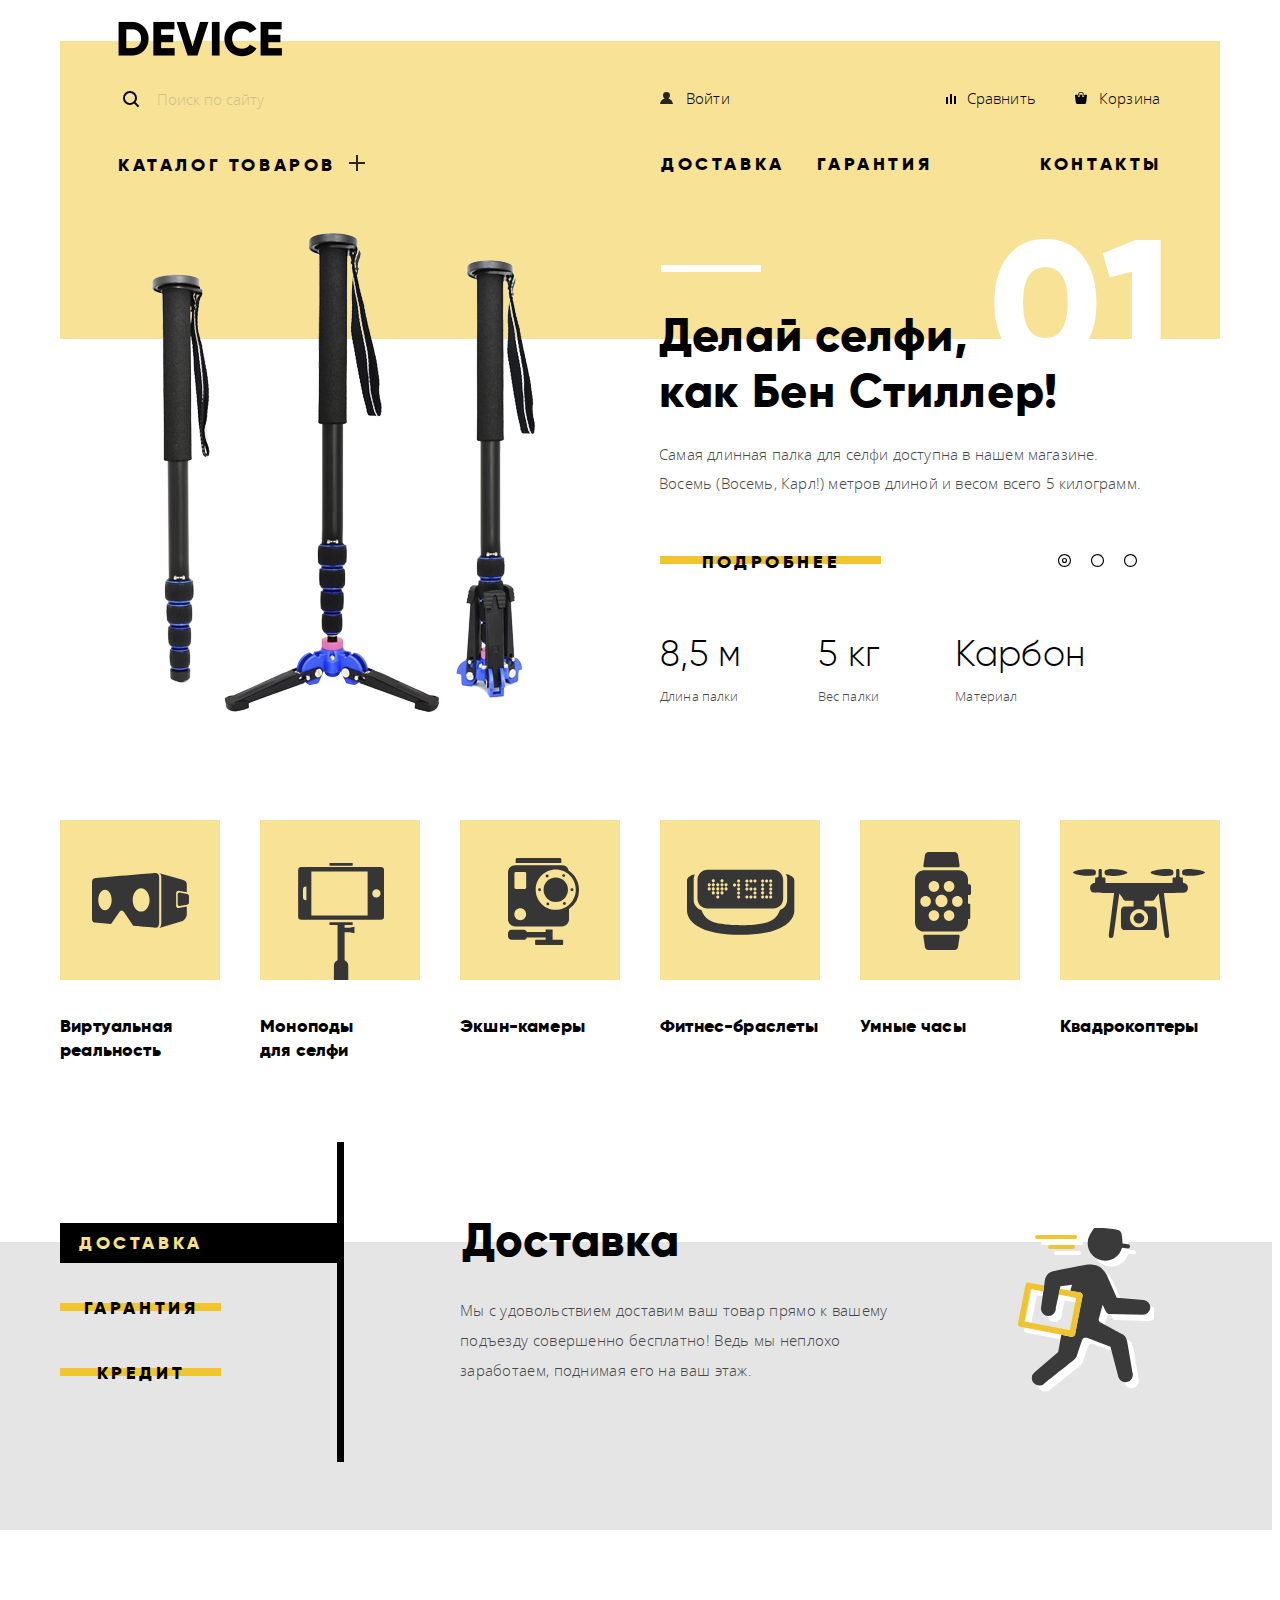
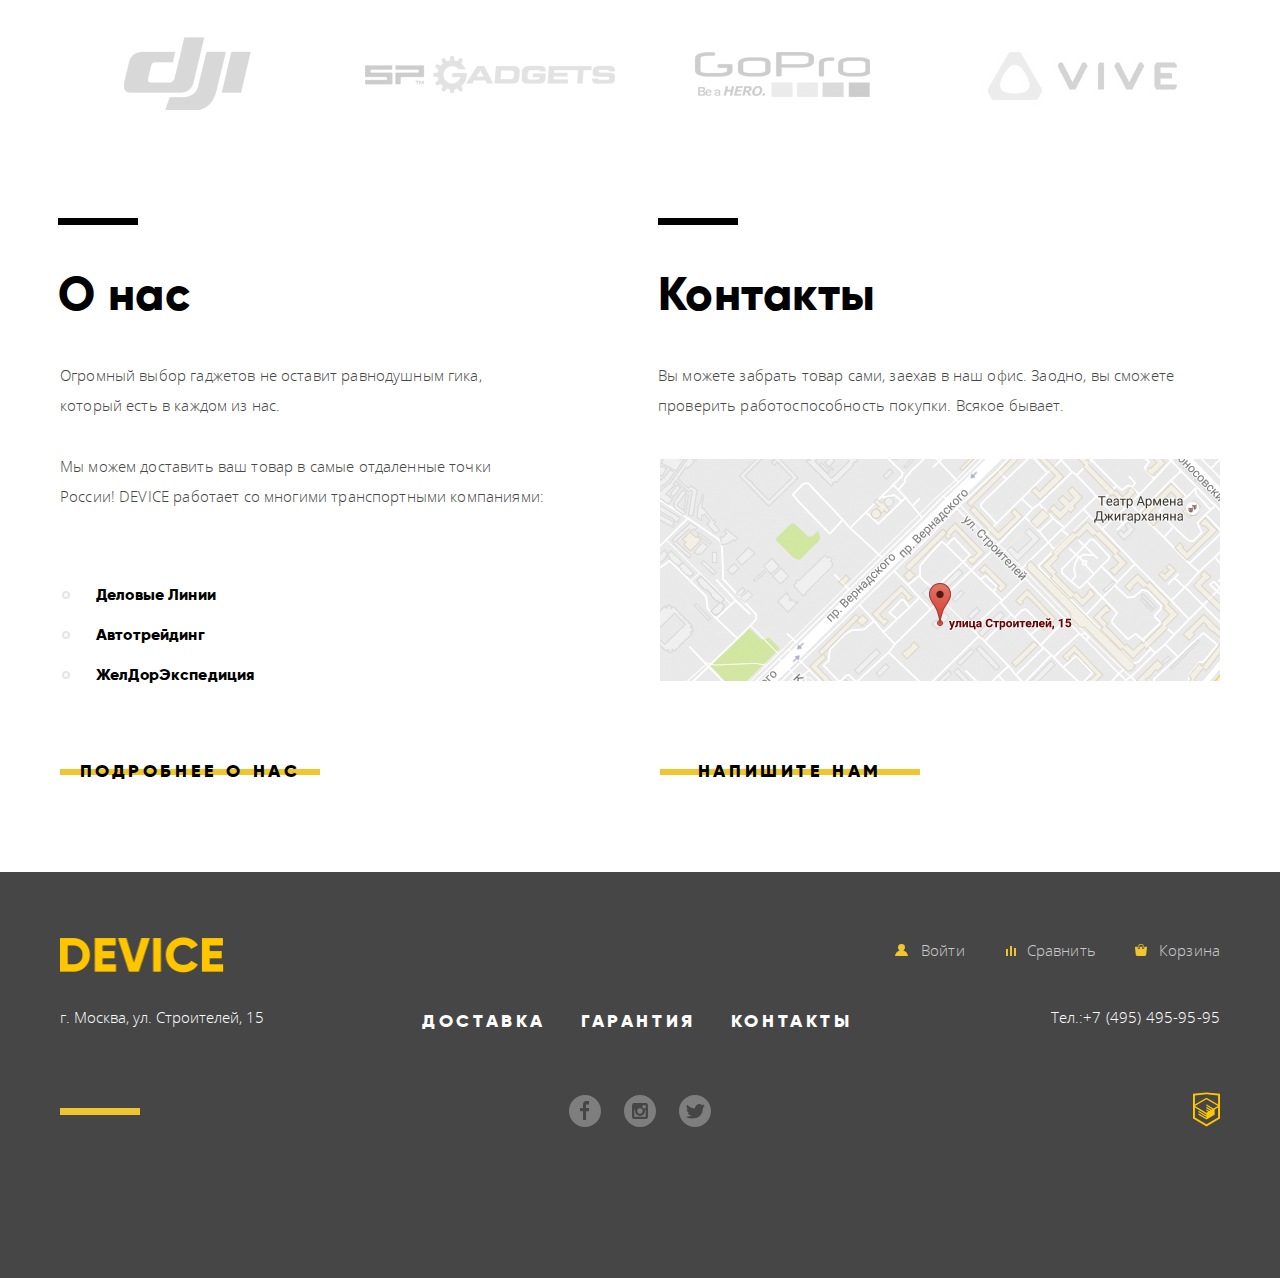
<file: index.html>
<!DOCTYPE html>
<html lang="ru">
  <head>
    <meta charset="utf-8">
    <title>Главная страница | Магазин для гиков Device</title>
    <link href="css/normalize.min.css" rel="stylesheet">
    <link href="css/style.min.css" rel="stylesheet">
  </head>
  <body class="page">
    <header class="header page__container">
      <nav class="navigation header__navigation header__navigation--color-yellow">
        <a class="header__logo">
          <img src="img/logo.png" width="164" height="36" alt="Логотип магазина Device">
        </a>
        <div class="row header__first-row">
          <form class="searching-form" action="https://echo.htmlacademy.ru" method="get">
            <p class="searching-form__content">
              <label class="hidden" for="search">Форма поиска по сайту</label> 
              <input class="searching-form__input searching-form__input--color-yellow" id="search" type="text" name="search" placeholder="Поиск по сайту">  
              <button class="button searching-form__button searching-form__button--yellow" type="submit">Найти</button> 
            </p> 
          </form>
          <ul class="user-navigation header__user-navigation">
            <li class="user-navigation__item user-navigation__item--login-link user-navigation__item--login-link-black">
              <a class="link user-navigation__link" href="#">Войти</a>
            </li>
            <li class="user-navigation__item user-navigation__item--compare-link user-navigation__item--compare-link-black">
              <a class="link user-navigation__link" href="#">Сравнить</a>
            </li>
            <li class="user-navigation__item user-navigation__item--basket-link user-navigation__item--basket-link-black">
              <a class="link user-navigation__link" href="#">Корзина</a>
            </li>
          </ul>
        </div>
        <ul class="site-navigation">
          <li class="site-navigation__catalog">
            <a class="link site-navigation__link--style" href="#">Каталог товаров
              <svg xmlns="http://www.w3.org/2000/svg" width="22" height="22" viewBox="-4 -6 22 22">
                <path fill="#272525" d="M16 7H9V0H7v7H0v2h7v7h2V9h7z"/>
              </svg>
            </a>
            <ul class="dropdown-menu site-navigation__dropdown-menu">
              <li class="dropdown-menu__item dropdown-menu__item--width-large">
                <a class="link dropdown-menu__link dropdown-menu__link--active" href="#">Виртуальная реальность</a>
              </li>
              <li class="dropdown-menu__item">
                <a class="link dropdown-menu__link dropdown-menu__link--active" href="catalog.html">Моноподы для селфи</a>
              </li>
              <li class="dropdown-menu__item">
                <a class="link dropdown-menu__link dropdown-menu__link--active" href="#">Экшн-камеры</a>
              </li>
              <li class="dropdown-menu__item">
                <a class="link dropdown-menu__link dropdown-menu__link--active" href="#">Фитнес браслеты</a>
              </li>
              <li class="dropdown-menu__item dropdown-menu__item--height-large">
                <a class="link dropdown-menu__link dropdown-menu__link--active" href="#">Умные часы</a>
              </li>
              <li class="dropdown-menu__item">
                <a class="link dropdown-menu__link dropdown-menu__link--active" href="#">Квадрокоптеры</a>
              </li>
            </ul>
          </li>
          <li class="site-navigation__delivery">
            <a class="link site-navigation__link--style" href="#">Доставка</a>
          </li>
          <li class="site-navigation__guaranty">
            <a class="link site-navigation__link--style" href="#">Гарантия</a>
          </li>
          <li class="site-navigation__contacts">
            <a class="link site-navigation__link--style" href="#">Контакты</a>
          </li>
        </ul>
      </nav>
    </header>
<!--Header end-->
    <main class="main-content page__container">
      <h1 class="hidden">Магазин гаджетов Device</h1>
<!--Slider-->
      <section class="slider page__container">
        <h2 class="hidden">Промо-товары</h2>
        <input class="hidden slider-btn-1" id="slider_btn_1" type="radio" name="slider_btn" checked>
        <input class="hidden slider-btn-2" id="slider_btn_2" type="radio" name="slider_btn">
        <input class="hidden slider-btn-3" id="slider_btn_3" type="radio" name="slider_btn">
        <div class="slider-btn-list">
          <label class="slider-btn slider-btn-1" for="slider_btn_1"></label>
          <label class="slider-btn slider-btn-2" for="slider_btn_2"></label>
          <label class="slider-btn slider-btn-3" for="slider_btn_3"></label>
        </div>
        <div class="slider-list">
          <div class="slider-item slider-item-monopods">
            <img class="slider-item-monopods__img" src="img/slider-monopods.png" width="384" height="486" alt="Монопод">
            <div class="slider-wrapper">
              <span class="slider-number">01</span>
              <p class="slider-title">Делай селфи,<br> как Бен Стиллер!</p>
              <p class="slider-text">Самая длинная палка для селфи доступна в нашем магазине.</p>
              <p class="slider-text">Восемь (Восемь, Карл!) метров длиной и весом всего 5 килограмм.</p>
              <a class="button button-promo button--yellow" href="#">Подробнее</a>
              <table class="slider-table">
                <tr class="slider-table__value">
                  <td>8,5 м</td>
                  <td class="slider-tabel__cell">5 кг</td>
                  <td class="slider-tabel__cell">Карбон</td>
                </tr>
                <tr class="slider-table__property">
                  <td class="slider-tabel__cell--tall">Длина палки</td>
                  <td class="slider-tabel__cell slider-tabel__cell--tall">Вес палки</td>
                  <td class="slider-tabel__cell slider-tabel__cell--tall">Материал</td>
                </tr>
              </table>
            </div>
          </div>
          <div class="slider-item slider-item-bracelets">
            <img class="slider-item-bracelets__img" src="img/slider-bracelet.png" width="345" height="485" alt="Фитнес браслет">
            <div class="slider-wrapper slider-item-bracelets__slider-wrapper">
              <span class="slider-number slider-item-bracelets__slider-number">02</span>
              <p class="slider-title">Худеем<br> правильно!</p>
              <p class="slider-text slider-text--width-s">Мотивирующие фитнес-браслеты помогут найти в себе силы не пропускать занятия и соблюдать диету.</p>
              <a class="button button-promo" href="#">Подробнее</a>
              <table class="slider-table slider-item-bracelets__slider-table">
                <tr class="slider-table__value">
                  <td>48 часов</td>
                </tr>
                <tr class="slider-table__property">
                  <td>Без подзарядки</td>
                </tr>
              </table>
            </div>
          </div>
          <div class="slider-item slider-item-quadcopter">
            <img class="slider-item-quadcopter__img" src="img/slider-quadcopter.png" width="526" height="334" alt="Квадрокоптер">
            <div class="slider-wrapper slider-item-quadcopter__slider-wrapper">
              <span class="slider-number slider-item-quadcopter__slider-number">03</span>
              <p class="slider-title slide-title--lg">Порхает как бабочка, жалит как пчела!</p>
              <p class="slider-text slider-text--width-sm">Этот обычный, на первый взгляд, квадрокоптер оснащен мощным лазером, замаскированным под стандартную камеру.</p>
              <a class="button button-yellow button-promo" href="#">Подробнее</a>
              <table class="slider-table slider-item-quadcopter__slider-table">
                <tr class="slider-table__value">
                  <td>800 м</td>
                  <td class="slider-tabel__cell slider-tabel__cell--width-m">50 м</td>
                </tr>
                <tr class="slider-table__property">
                  <td class="slider-tabel__cell--tall" >Дальность полета</td>
                  <td class="slider-tabel__cell slider-tabel__cell--width-m slider-tabel__cell--tall">Радиус поражения</td>
                </tr>
              </table>
            </div>
          </div> 
        </div>
      </section>
<!--slider end-->
<!--goods category-->
   <section class="goods-category page__container">
        <h2 class="hidden">Категории товаров</h2>
        <ul class="goods-category-list">
          <li class="goods-category-list__item">
            <a class="link goods-category__link" href="#">
              <svg class="goods-category-list__img " xmlns="http://www.w3.org/2000/svg" viewBox="-32 -53 160 160"  width="160" height="160">
                <g fill="#363636">
                  <path d="M84.131 32.639V20.003c0-1.309 1.045-2.37 2.335-2.37l8.326 1.581V11.02c0-2.355-1.708-3.431-4.202-4.265L67.403.175c1.616 1.391 1.889 2.04 1.889 4.396V49.78c0 2.356-.45 4.066-1.967 5.21l23.265-7.065c2.401-.833 4.202-4.216 4.202-6.572V33.44l-8.326 1.567c-1.29.002-2.335-1.06-2.335-2.368z"/>
                  <path d="M95.129 20.979l-7.598-1.444c-1.008 0-1.824.829-1.824 1.851v9.868c0 1.023.816 1.852 1.824 1.852l7.598-1.431c1.154-.419 1.824-.829 1.824-1.852V22.83c0-1.022-.766-1.507-1.824-1.851zM67.17 4.483c0-5.08-4.232-4.459-4.232-4.459S5.832 4.738 2.838 5.145.001 9.532.001 9.532L0 45.812c0 3.743 2.599 3.753 2.599 3.753l16.477 1.403L27.212 39.3s1.109-1.828 2.505-1.828c1.397 0 2.432 1.861 2.432 1.861l9.061 13.521s18.895 1.909 22.521 1.909c3.626-.001 3.439-5.024 3.439-5.024V4.483zM12.982 37.192c-3.698 0-6.696-4.601-6.696-10.275s2.998-10.275 6.696-10.275c3.698 0 6.696 4.601 6.696 10.275s-2.998 10.275-6.696 10.275zm36.158 1.426c-4.662 0-8.441-5.239-8.441-11.701 0-6.463 3.78-11.702 8.441-11.702 4.662 0 8.442 5.239 8.442 11.702 0 6.462-3.78 11.701-8.442 11.701z"/>
                </g>
              </svg>
              <p class="goods-category-list__description">Виртуальная реальность</p>
            </a>
          </li>
          <li class="goods-category-list__item">
            <a class="link goods-category__link" href="#">
              <svg class="goods-category-list__img" xmlns="http://www.w3.org/2000/svg" width="160" height="160" viewBox="-38 -43 160 160">
                <g fill="#363636">
                  <path d="M82.821 4.011H3.33A3.188 3.188 0 0 0 .142 7.199v46.413a3.187 3.187 0 0 0 3.188 3.189h79.492a3.188 3.188 0 0 0 3.189-3.189V7.199a3.189 3.189 0 0 0-3.19-3.188zM8.392 37.236h-.226a3.19 3.19 0 0 1-3.189-3.189v-7.283a3.188 3.188 0 0 1 3.189-3.188h.226v13.66zm61.231 15.172H13.341V8.402h56.282v44.006zM78.4 34.552c-2.289 0-4.146-1.855-4.146-4.147s1.856-4.147 4.146-4.147a4.146 4.146 0 1 1 0 8.294zM31.497 0h23.157v2.758H31.497zM46.608 64.861v-2.973h8.046V59.13H31.498v2.758h8.045v35.246a6.068 6.068 0 0 0-3.635 5.559V117h14.335v-14.307a6.062 6.062 0 0 0-3.636-5.557v-27.99h4.796l5.051 1.213v-6.711l-5.051 1.213h-4.795z"/>
                </g>
              </svg>              
              <p class="goods-category-list__description">Моноподы для селфи</p>
            </a>
          </li>
          <li class="goods-category-list__item">
            <a class="link goods-category__link" href="#">
              <svg class="goods-category-list__img" xmlns="http://www.w3.org/2000/svg" width="160" height="160" viewBox="-48 -38 160 160">
                <g fill="#363636">
                  <path d="M53.349 1.49c0-.736-.578-1.49-1.311-1.49H9.053C8.32 0 7.672.754 7.672 1.49v3.522h45.676V1.49zM54.202 81.809h-9.597V71.426h-6.958v2.507H18.774c-.537-1.254-1.757-2.148-3.181-2.148H3.559C1.642 71.784 0 73.387 0 75.311v3.018c0 1.924 1.642 3.48 3.559 3.48h12.035c1.511 0 2.792-.896 3.269-2.326h18.785v2.326H28.13c-.533 0-1.01.437-1.01.972v3.172c0 .535.478 1.048 1.01 1.048h26.072c.533 0 .93-.513.93-1.048V82.78c0-.535-.397-.971-.93-.971zM60.666 12.39a7.037 7.037 0 0 0-6.771-5.05H7.148C3.25 7.34 0 10.449 0 14.361v46.9c0 3.912 3.25 7.121 7.148 7.121h46.747c3.898 0 7.126-3.209 7.126-7.121V50.915a23.228 23.228 0 0 0 10.001-19.164c-.001-8.079-4.132-15.181-10.356-19.361zM12.238 62.151c-3.259 0-5.901-2.65-5.901-5.921 0-3.27 2.642-5.922 5.901-5.922s5.902 2.652 5.902 5.922c0 3.271-2.643 5.921-5.902 5.921zm5.961-32.605a1.42 1.42 0 0 1-1.418 1.422h-8.94a1.42 1.42 0 0 1-1.418-1.422v-14.16a1.42 1.42 0 0 1 1.418-1.423h8.939a1.42 1.42 0 0 1 1.418 1.423v14.16zm29.563 22.312c-11.076 0-20.057-9.01-20.057-20.123s8.98-20.124 20.057-20.124c11.077 0 20.058 9.01 20.058 20.124s-8.981 20.123-20.058 20.123z"/>
                    <ellipse cx="47.762" cy="31.735" rx="12.188" ry="12.229"/><circle cx="31.562" cy="31.736" r="1.435"/>
                    <circle cx="63.963" cy="31.736" r="1.435"/>
                    <circle cx="39.109" cy="17.994" r="1.435"/>
                    <ellipse cx="56.415" cy="45.476" rx="1.43" ry="1.436"/>
                    <circle cx="55.697" cy="17.565" r="1.435"/>
                    <circle cx="39.828" cy="45.906" r="1.435"/>
                </g>
              </svg>
              <p class="goods-category-list__description">Экшн-камеры</p>
            </a>
          </li>
          <li class="goods-category-list__item">
            <a class="link goods-category__link" href="#">
              <svg class="goods-category-list__img" enable-background="new 0 0 107 65" height="160" viewBox="-27 -50 160 160" width="160" xmlns="http://www.w3.org/2000/svg">
                <g fill="#363636">
                  <path d="m98.967 4.074c.752 1.441 1.209 3.08 1.209 4.818v21.102c0 4.616-3.092 8.527-7.246 9.9-1.325 3.987-3.778 7.854-8.051 10.432-8.676 5.231-31.124 4.837-31.198 4.837-.078 0-22.513.395-31.189-4.837-4.216-2.545-6.708-6.347-8.042-10.279-4.418-1.209-7.756-5.251-7.756-10.053v-21.101c0-1.688.427-3.282 1.139-4.693-3.663.909-7.833 2.718-7.833 6.234v29.983c0 10.251 11.839 24.433 53.657 24.433 41.82 0 53.657-14.182 53.657-24.433 0-4.296 0-23.74 0-29.983-.001-3.684-4.576-5.494-8.347-6.36z"/>
                  <path d="m20.561 38.459h65.523c5.564 0 10.074-4.513 10.074-10.077v-18.447c0-5.563-4.51-10.075-10.074-10.075h-65.523c-5.564 0-10.075 4.511-10.075 10.075v18.447c0 5.564 4.511 10.077 10.075 10.077zm63.134-28.991c.867 0 1.569.703 1.569 1.57 0 .866-.702 1.569-1.569 1.569s-1.568-.703-1.568-1.569c0-.868.701-1.57 1.568-1.57zm0 4.039c.867 0 1.569.703 1.569 1.568 0 .867-.702 1.569-1.569 1.569s-1.568-.702-1.568-1.569c0-.865.701-1.568 1.568-1.568zm0 4.039c.867 0 1.569.702 1.569 1.569 0 .866-.702 1.569-1.569 1.569s-1.568-.703-1.568-1.569c0-.867.701-1.569 1.568-1.569zm0 3.827c.867 0 1.569.704 1.569 1.569 0 .867-.702 1.568-1.569 1.568s-1.568-.701-1.568-1.568c0-.866.701-1.569 1.568-1.569zm0 4.039c.867 0 1.569.702 1.569 1.569 0 .865-.702 1.568-1.569 1.568s-1.568-.704-1.568-1.568c0-.867.701-1.569 1.568-1.569zm-4.039-15.944c.867 0 1.568.703 1.568 1.57 0 .866-.701 1.569-1.568 1.569-.865 0-1.568-.703-1.568-1.569 0-.868.703-1.57 1.568-1.57zm0 15.944c.867 0 1.568.702 1.568 1.569 0 .865-.701 1.568-1.568 1.568-.865 0-1.568-.704-1.568-1.568 0-.867.703-1.569 1.568-1.569zm-4.037-15.944c.865 0 1.568.703 1.568 1.57 0 .866-.703 1.569-1.568 1.569-.867 0-1.569-.703-1.569-1.569 0-.868.702-1.57 1.569-1.57zm0 4.039c.865 0 1.568.703 1.568 1.568 0 .867-.703 1.569-1.568 1.569-.867 0-1.569-.702-1.569-1.569 0-.865.702-1.568 1.569-1.568zm0 4.039c.865 0 1.568.702 1.568 1.569 0 .866-.703 1.569-1.568 1.569-.867 0-1.569-.703-1.569-1.569 0-.867.702-1.569 1.569-1.569zm0 3.827c.865 0 1.568.704 1.568 1.569 0 .867-.703 1.568-1.568 1.568-.867 0-1.569-.701-1.569-1.568 0-.866.702-1.569 1.569-1.569zm0 4.039c.865 0 1.568.702 1.568 1.569 0 .865-.703 1.568-1.568 1.568-.867 0-1.569-.704-1.569-1.568 0-.867.702-1.569 1.569-1.569zm-7.654-15.944c.867 0 1.568.703 1.568 1.57 0 .866-.701 1.569-1.568 1.569s-1.568-.703-1.568-1.569c-.001-.868.703-1.57 1.568-1.57zm0 8.078c.867 0 1.568.702 1.568 1.569 0 .866-.701 1.569-1.568 1.569s-1.568-.703-1.568-1.569c-.001-.867.703-1.569 1.568-1.569zm0 3.881c.867 0 1.568.701 1.568 1.568 0 .865-.701 1.569-1.568 1.569s-1.568-.704-1.568-1.569c-.001-.867.703-1.568 1.568-1.568zm0 3.985c.867 0 1.568.702 1.568 1.569 0 .865-.701 1.568-1.568 1.568s-1.568-.704-1.568-1.568c-.001-.867.703-1.569 1.568-1.569zm-4.039-15.944c.867 0 1.57.703 1.57 1.57 0 .866-.703 1.569-1.57 1.569-.865 0-1.569-.703-1.569-1.569-.001-.868.704-1.57 1.569-1.57zm0 8.078c.867 0 1.57.702 1.57 1.569 0 .866-.703 1.569-1.57 1.569-.865 0-1.569-.703-1.569-1.569-.001-.867.704-1.569 1.569-1.569zm0 7.866c.867 0 1.57.702 1.57 1.569 0 .865-.703 1.568-1.57 1.568-.865 0-1.569-.704-1.569-1.568-.001-.867.704-1.569 1.569-1.569zm-4.038-15.944c.865 0 1.569.703 1.569 1.57 0 .866-.704 1.569-1.569 1.569-.867 0-1.568-.703-1.568-1.569-.001-.868.701-1.57 1.568-1.57zm0 4.039c.865 0 1.569.703 1.569 1.568 0 .867-.704 1.569-1.569 1.569-.867 0-1.568-.702-1.568-1.569-.001-.865.701-1.568 1.568-1.568zm0 4.039c.865 0 1.569.702 1.569 1.569 0 .866-.704 1.569-1.569 1.569-.867 0-1.568-.703-1.568-1.569-.001-.867.701-1.569 1.568-1.569zm0 7.866c.865 0 1.569.702 1.569 1.569 0 .865-.704 1.568-1.569 1.568-.867 0-1.568-.704-1.568-1.568-.001-.867.701-1.569 1.568-1.569zm-8.29-15.944c.867 0 1.569.703 1.569 1.57 0 .866-.702 1.569-1.569 1.569s-1.568-.703-1.568-1.569c-.001-.868.701-1.57 1.568-1.57zm0 4.039c.867 0 1.569.703 1.569 1.568 0 .867-.702 1.569-1.569 1.569s-1.568-.702-1.568-1.569c-.001-.865.701-1.568 1.568-1.568zm0 4.039c.867 0 1.569.702 1.569 1.569 0 .866-.702 1.569-1.569 1.569s-1.568-.703-1.568-1.569c-.001-.867.701-1.569 1.568-1.569zm0 3.881c.867 0 1.569.701 1.569 1.568 0 .865-.702 1.569-1.569 1.569s-1.568-.704-1.568-1.569c-.001-.867.701-1.568 1.568-1.568zm0 3.985c.867 0 1.569.702 1.569 1.569 0 .865-.702 1.568-1.569 1.568s-1.568-.704-1.568-1.568c-.001-.867.701-1.569 1.568-1.569zm-4.039-11.905c.867 0 1.568.703 1.568 1.568 0 .867-.701 1.569-1.568 1.569s-1.569-.702-1.569-1.569c0-.865.701-1.568 1.569-1.568zm-8.502-.212c.865 0 1.569.703 1.569 1.568 0 .867-.704 1.569-1.569 1.569-.867 0-1.571-.703-1.571-1.569 0-.865.703-1.568 1.571-1.568zm0 4.038c.865 0 1.569.703 1.569 1.57 0 .866-.704 1.57-1.569 1.57-.867 0-1.571-.704-1.571-1.57 0-.867.703-1.57 1.571-1.57zm-4.039-8.078c.865 0 1.568.703 1.568 1.57 0 .866-.704 1.568-1.568 1.568-.867 0-1.569-.703-1.569-1.568 0-.867.701-1.57 1.569-1.57zm0 4.04c.865 0 1.568.703 1.568 1.568 0 .867-.704 1.569-1.568 1.569-.867 0-1.569-.703-1.569-1.569 0-.865.701-1.568 1.569-1.568zm0 4.038c.865 0 1.568.703 1.568 1.57 0 .866-.704 1.57-1.568 1.57-.867 0-1.569-.704-1.569-1.57 0-.867.701-1.57 1.569-1.57zm0 4.04c.865 0 1.568.704 1.568 1.569 0 .867-.704 1.568-1.568 1.568-.867 0-1.569-.701-1.569-1.568 0-.866.701-1.569 1.569-1.569zm-4.254-8.078c.867 0 1.569.703 1.569 1.568 0 .867-.702 1.569-1.569 1.569s-1.568-.703-1.568-1.569c0-.865.701-1.568 1.568-1.568zm0 4.038c.867 0 1.569.703 1.569 1.57 0 .866-.702 1.57-1.569 1.57s-1.568-.704-1.568-1.57c0-.867.701-1.57 1.568-1.57zm0 4.04c.867 0 1.569.704 1.569 1.569 0 .867-.702 1.568-1.569 1.568s-1.568-.701-1.568-1.568c0-.866.701-1.569 1.568-1.569zm0 4.039c.867 0 1.569.702 1.569 1.569 0 .865-.702 1.568-1.569 1.568s-1.568-.704-1.568-1.568c0-.867.701-1.569 1.568-1.569zm-4.464-16.157c.867 0 1.571.703 1.571 1.57 0 .866-.704 1.568-1.571 1.568-.865 0-1.569-.703-1.569-1.568 0-.867.704-1.57 1.569-1.57zm0 4.04c.867 0 1.571.703 1.571 1.568 0 .867-.704 1.569-1.571 1.569-.865 0-1.569-.703-1.569-1.569 0-.865.704-1.568 1.569-1.568zm0 4.038c.867 0 1.571.703 1.571 1.57 0 .866-.704 1.57-1.571 1.57-.865 0-1.569-.704-1.569-1.57 0-.867.704-1.57 1.569-1.57zm0 4.04c.867 0 1.571.704 1.571 1.569 0 .867-.704 1.568-1.571 1.568-.865 0-1.569-.701-1.569-1.568 0-.866.704-1.569 1.569-1.569zm-4.037-8.078c.865 0 1.569.703 1.569 1.568 0 .867-.704 1.569-1.569 1.569-.867 0-1.569-.703-1.569-1.569 0-.865.702-1.568 1.569-1.568zm0 4.038c.865 0 1.569.703 1.569 1.57 0 .866-.704 1.57-1.569 1.57-.867 0-1.569-.704-1.569-1.57 0-.867.702-1.57 1.569-1.57z"/>
                </g>
              </svg>              
              <p class="goods-category-list__description">Фитнес-браслеты</p>
            </a>
          </li>
          <li class="goods-category-list__item">
            <a class="link goods-category__link" href="#">
              <svg class="goods-category-list__img" xmlns="http://www.w3.org/2000/svg" width="160" height="160" viewBox="-55 -32 160 160">
                <g fill="#363636">
                  <path d="M54.494 32.197h-1.515v-4.64c0-5.052-4.087-9.186-9.082-9.186H9.082C4.086 18.372 0 22.505 0 27.557v42.868c0 5.052 4.087 9.185 9.083 9.185h34.815c4.995 0 9.082-4.133 9.082-9.185V67.01h1.515a.764.764 0 0 0 .757-.764V52.467a.765.765 0 0 0-.757-.766H52.98v-8.788h1.515c.832 0 1.514-.688 1.514-1.531v-7.654a1.529 1.529 0 0 0-1.515-1.531zm-20.412-3.109c2.926 0 5.299 2.398 5.299 5.358s-2.373 5.358-5.299 5.358-5.298-2.398-5.298-5.358 2.372-5.358 5.298-5.358zm-15.137 0c2.925 0 5.298 2.398 5.298 5.358s-2.373 5.358-5.298 5.358c-2.926 0-5.298-2.398-5.298-5.358s2.372-5.358 5.298-5.358zM5.297 49.397c0-2.959 2.371-5.358 5.298-5.358 2.926 0 5.298 2.399 5.298 5.358 0 2.959-2.373 5.358-5.298 5.358-2.927.001-5.298-2.399-5.298-5.358zm13.648 19.497c-2.926 0-5.298-2.398-5.298-5.358s2.372-5.358 5.298-5.358c2.925 0 5.298 2.398 5.298 5.358s-2.373 5.358-5.298 5.358zm1.49-19.903c0-3.382 2.711-6.124 6.055-6.124s6.055 2.742 6.055 6.124-2.711 6.124-6.055 6.124c-3.344-.001-6.055-2.742-6.055-6.124zm13.647 19.903c-2.926 0-5.298-2.398-5.298-5.358s2.372-5.358 5.298-5.358 5.299 2.398 5.299 5.358-2.373 5.358-5.299 5.358zm8.302-14.138c-2.927 0-5.298-2.399-5.298-5.358 0-2.959 2.371-5.358 5.298-5.358 2.926 0 5.298 2.399 5.298 5.358 0 2.958-2.372 5.358-5.298 5.358zM9.646 15.31h33.687c.843 0 1.432-.681 1.306-1.514L43.023 3.028l-.002-.002C42.771 1.362 41.189 0 39.506 0H13.474c-1.686 0-3.268 1.362-3.517 3.028L8.342 13.795c-.125.833.461 1.515 1.304 1.515zM43.333 82.671H9.646c-.843 0-1.429.683-1.304 1.516l1.615 10.767c.25 1.666 1.832 3.028 3.516 3.028h26.032c1.684 0 3.266-1.362 3.517-3.026v-.002l1.615-10.767c.128-.833-.461-1.516-1.304-1.516z"/>
                </g>
              </svg>
              <p class="goods-category-list__description">Умные часы</p>
            </a>
          </li>
          <li class="goods-category-list__item">
            <a class="link goods-category__link" href="#">
              <svg class="goods-category-list__img" xmlns="http://www.w3.org/2000/svg" width="160" height="160" viewBox="-13 -49 160 160">
                <g fill="#363636">
                  <path d="M12.052.258C6.507.745 1.838 1.85.575 2.93c-.722.616-.722.616-.232 1.156.644.72 3.713 1.645 7.247 2.237 3.998.668 12.51.693 13.724.051 1.211-.668 1.624-1.414 1.624-2.981 0-1.619-.62-2.416-2.218-2.853C19.274.154 14.94 0 12.052.258zM25.774.488c-.129.283-.258 2.108-.258 4.112 0 4.061.155 3.778-2.192 3.933l-1.03.077-.13 2.545-.129 2.544-1.186.283c-2.58.668-4 2.595-3.792 5.294.128 1.927 1.03 3.341 2.579 4.087 1.109.513 1.47.538 11.246.538 5.545 0 10.137.079 10.188.18.051.13-1.11 9.408-2.58 20.64-1.444 11.23-2.682 20.997-2.708 21.666-.051 1.617.826 2.62 2.348 2.62 1.237 0 2.012-.64 2.321-1.9.13-.514 1.496-10.334 3.018-21.822 1.522-11.463 2.863-20.869 2.94-20.869.104 0 1.084 1.413 2.193 3.136 2.94 4.626 2.399 4.317 7.635 4.317h4.359v5.63l-5.133.077c-4.72.077-5.21.127-5.881.615-1.573 1.157-1.625 1.415-1.625 10.977 0 9.534.026 9.792 1.522 11.05l.851.695H81.695l.851-.696c1.496-1.257 1.52-1.515 1.52-11.05 0-9.56-.05-9.819-1.622-10.976-.671-.488-1.161-.538-5.882-.615l-5.132-.077v-5.63h4.36c5.234 0 4.693.309 7.633-4.317 1.11-1.723 2.09-3.136 2.194-3.136.076 0 1.418 9.406 2.94 20.869 1.522 11.488 2.889 21.308 3.018 21.821.31 1.26 1.082 1.902 2.321 1.902 1.521 0 2.4-1.004 2.347-2.621-.026-.67-1.264-10.436-2.71-21.666-1.468-11.232-2.63-20.51-2.577-20.64.05-.101 4.641-.18 10.19-.18 9.774 0 10.135-.025 11.243-.538 1.548-.746 2.45-2.16 2.58-4.087.206-2.699-1.212-4.626-3.792-5.294l-1.187-.283-.127-2.544-.13-2.545-1.031-.077c-2.347-.155-2.194.128-2.194-3.933 0-2.004-.128-3.829-.257-4.112-.206-.36-.543-.488-1.367-.488-.619 0-1.238.128-1.42.309-.206.205-.31 1.465-.31 3.932 0 2.467-.102 3.727-.309 3.932-.18.18-.901.308-1.65.308-1.625 0-1.65.052-1.65 3.11v2.287H32.48v-2.287c0-3.058-.024-3.11-1.65-3.11-.748 0-1.47-.129-1.65-.308-.207-.205-.31-1.465-.31-3.932 0-2.467-.103-3.727-.31-3.932-.18-.18-.8-.309-1.418-.309-.825 0-1.16.128-1.368.488zm42.843 40.12c2.889.899 5.392 3.393 6.166 6.168.439 1.543.31 4.216-.284 5.784-.696 1.875-2.685 4.01-4.565 4.935-1.29.642-1.754.719-3.921.719s-2.631-.077-3.92-.719c-1.885-.926-3.87-3.06-4.567-4.935-.592-1.568-.722-4.24-.283-5.784.748-2.723 3.25-5.27 6.061-6.168 2.012-.642 3.3-.642 5.313 0z"/>
                  <path d="M63.794 44.438c-2.037.925-3.507 3.649-3.069 5.73.774 3.677 4.823 5.553 7.996 3.702 1.985-1.158 2.99-3.547 2.45-5.783-.568-2.39-2.734-4.138-5.158-4.138-.646 0-1.626.232-2.22.489zM36.092.154c-3.92.668-4.513 1.131-4.513 3.444 0 1.825.463 2.416 2.268 2.956 1.55.462 7.172.514 10.5.128 6.86-.822 11.321-2.544 9.698-3.752-1.265-.9-4.902-1.876-9.054-2.39-2.475-.308-7.996-.54-8.9-.386zM89.484.258C83.165.848 77.62 2.339 77.62 3.444c0 1.722 7.84 3.47 15.63 3.495 5.804 0 7.196-.642 7.196-3.34 0-1.825-.619-2.622-2.373-3.085C96.423.103 92.398 0 89.484.258zM112.776.283c-1.78.231-3.018.77-3.43 1.491-.387.77-.31 2.904.154 3.572.928 1.31 1.652 1.465 7.068 1.465 3.661 0 5.802-.129 7.867-.488 3.534-.592 6.603-1.517 7.248-2.237.49-.54.49-.54-.233-1.156-1.34-1.13-5.958-2.185-11.916-2.672-3.481-.283-4.488-.283-6.758.025z"/>
                </g>
              </svg>
              <p class="goods-category-list__description">Квадрокоптеры</p>
            </a>
          </li>
        </ul>
      </section>
      <!--goods category end-->
      <!--services-->
      <section class="services page__container">
        <h2 class="hidden">Дополнительный сервис</h2>
          <input class="hidden btn-delivery" id="btn_delivery" type="radio" name="sevices" checked>
          <input class="hidden btn-guarantee" id="btn_guarantee" type="radio" name="sevices">
          <input class="hidden btn-credit" id="btn_credit" type="radio" name="sevices">
          <div class="services-menu">
            <label class="button button-services button-delivery" for="btn_delivery">Доставка</label>
            <label class="button button-services button-guarantee" for="btn_guarantee">Гарантия</label>
            <label class="button button-services button-credit" for="btn_credit">Кредит</label>
          </div>
          <div class="services-list">
          <div class="services-item services-list__delivery">
            <h3 class="services-item__title">Доставка</h3>
            <p class="services-item__text">Мы с удовольствием доставим ваш товар прямо к вашему подъезду совершенно бесплатно! Ведь мы неплохо заработаем, поднимая его на ваш этаж.</p>
          </div>
          <div class="services-item services-list__guarantee">
            <h3 class="services-item__title">Гарантия</h3>
            <p class="services-item__text services-item__text--width">Если из-за возгорания купленного у нас товара у вас сгорит дом — не переживайте, мы выдадим вам новый.<br> Товар, не дом, конечно же.</p>
          </div>
          <div class="services-item services-list__credit">
            <h3 class="services-item__title">Кредит</h3>
            <p class="services-item__text">Залезть в долговую яму стало проще! Кредитные консультанты подберут для вас наиболее выгодные условия кредита. Выгодные для нашего банка, разумеется.</p>
          </div>
        </div>
      </section>
      <!--services end-->
      <!--brands-->
      <section class="brands page__container">
        <h2 class="hidden">Брэнды</h2>
          <ul class="brands-list">
            <li class="brands-list__item">
              <a class="brands-list__link brands-list__link--dji-logo" href="#">
                <span class="hidden">Логотип компании Dji</span>
              </a>
            </li>
            <li class="brands-list__item">
              <a class="brands-list__link brands-list__link--sp-gadgets-logo" href="#">
                <span class="hidden">Логотип компании SP Gadgets</span>
              </a>
            </li>
            
            <li class="brands-list__item">
              <a class="brands-list__link brands-list__link--go-pro-logo" href="#">
                <span class="hidden">Логотип компании GoPro</span>
              </a>
            </li>
            <li class="brands-list__item">
              <a class="brands-list__link brands-list__link--vive-logo" href="#">
                <span class="hidden">Логотип компании Vive</span>
              </a>
            </li>
          </ul>
      </section>
      <!--brands end-->
      <!--more info-->
      <section class="device-information page__container">
        <h2 class="hidden">Подробная информация</h2>
          <div class="device-information__section device-information__section--width-s">
            <h3 class="device-information__title">О нас</h3>
            <p class="device-information__text">Огромный выбор гаджетов не оставит равнодушным гика, который есть в каждом из нас.</p>
            <p class="device-information__text">Мы можем доставить ваш товар в самые отдаленные точки России! DEVICE работает со многими транспортными компаниями:</p>
            <ul class="device-information__list">
              <li class="device-information__list-item">Деловые Линии</li>
              <li class="device-information__list-item">Автотрейдинг</li>
              <li class="device-information__list-item">ЖелДорЭкспедиция</li>
            </ul>
            <a class="button button--yellow" href="#">Подробнее о нас</a>
          </div>
          <div class="device-information__section device-information__section--width-m">
            <h3 class="device-information__title">Контакты</h3>
            <p class="device-information__text device-information__text--position device-information__text--width-lg">Вы можете забрать товар сами, заехав в наш офис. Заодно, вы сможете проверить работоспособность покупки. Всякое бывает.</p>
            <a class="device-information__map-img" href="#">
              <img src="img/map.jpg" width="560" height="222" alt="г.Москва, ул.Строителей, 15">
            </a>
            <a class="button button--yellow button-write" href="writeus.html" >Напишите нам</a>
          </div>
      </section>
      <!--more info end-->
    </main>
    <!--footer-->
    <footer class="main-footer">
      <div class="page__container">
      <div class="row footer__row">
        <a class="footer__logo">
          <img src="img/logo-yellow.png" width="164" height="36" alt="Логотип магазина Device">
        </a>
        <ul class="user-navigation footer__user-navigation">
          <li class="user-navigation__item user-navigation__item--login-link user-navigation__item--login-yellow">
            <a class="link footer__link link--white link--opacity-7" href="#">Войти
            </a>
          </li>
          <li class="user-navigation__item user-navigation__item--compare-link user-navigation__item--compare-yellow">
            <a class="link footer__link link--white link--opacity-7" href="#">Сравнить
            </a>   
          </li>
          <li class="user-navigation__item user-navigation__item--basket-link user-navigation__item--basket-yellow"> 
            <a class="link footer__link link--white link--opacity-7" href="#">Корзина
            </a>
          </li>
        </ul>
      </div>
      <div class="row footer__row">
        <address class="adress adress--white">г. Москва, ул. Строителей, 15</address>
        <ul class="footer__services">
          <li class="footer__services-item">
            <a class="button button--white" href="#">Доставка</a>
          </li>
          <li class="footer__services-item">
            <a class="button button--white" href="#">Гарантия</a>
          </li>
          <li class="footer__services-item">
            <a class="button button--white" href="#">Контакты</a>
          </li>
        </ul>
        <a class="link link--white" href="tel:+74954959595">Тел.:+7 (495) 495-95-95</a>
      </div>
      <div class="row footer__row">
        <ul class="social-btn-list">
          <li class="social-btn-list__item">
            <a class="button button--opacity-lg" href="#">
              <img src="img/icons/icon-facebook.svg" alt="facebook" width="32" height="32">
            </a>
          </li>
          <li class="social-btn-list__item">
            <a class="button button--opacity-lg" href="#">
              <img src="img/icons/icon-instagram.svg" alt="instagram" width="32" height="32">
            </a>
          </li>
          <li class="social-btn-list__item">
            <a class="button button--opacity-lg" href="#">
              <img src="img/icons/icon-twitter.svg" alt="twitter" width="32" height="32">
            </a>
          </li>
        </ul>
        <a class="htmlacademy-logo logo--active" href="https://htmlacademy.ru/intensive/htmlcss">
           <img src="img/logo-html-academy.svg" width="27" height="35" alt="Логотип HTML Academy">
        </a>
      </div>
    </div>
  </footer>
  <!--footer end-->
  <!--modal window connection-->
  <section class="modal modal-write-us">
    <button class="button button-modal-close" type="button">Закрыть</button> 
    <h2 class="hidden">Обратная связь</h2>
    <form class="modal-form" action="https://echo.htmlacademy.ru" method="post">
      <div class="modal-form__wrapper">
        <p class="modal-form__item">
          <label class="modal-form__label" for="user_name">Ваше имя:</label>
          <input class="modal-form__input" id="user_name" type="text" name="name" placeholder="Имя Фамилия">
        </p>
        <p class="modal-form__item">
          <label class="modal-form__label" for="user_email">Ваш e-mail:</label>
          <input class="modal-form__input" id="user_email" type="email" name="email" placeholder="email@example.com">
        </p>
      </div>
      <div class="modal-form__wrapper">
        <p class="modal-form__item modal-form__item--width-lg">
          <label class="modal-form__label" for="message_area">Текст письма:</label>
          <textarea class="modal-form__textarea" id="message_area" name="message" rows="7" placeholder="В свободной форме"></textarea>
        </p>
      </div>
      <div class="modal-form__wrapper">
        <button class="button button-yellow btn-modal-write-us-submit" type="submit">Отправить</button> 
      </div>
    </form>  
  </section>
 <!--Modal window connection end-->
 <!--Modal window map--> 
  <section class="modal modal-map">
    <button class="button button-map-close" type="button">Закрыть</button> 
    <h2 class="hidden">Подробная карта</h2>
    <iframe class="modal-map__iframe" src="https://www.google.com/maps/embed?pb=!1m18!1m12!1m3!1d2249.112548877997!2d37.52742931588518!3d55.68703098053582!2m3!1f0!2f0!3f0!3m2!1i1024!2i768!4f13.1!3m3!1m2!1s0x46b54cf65f5c8955%3A0x694710ccd55501e!2z0YPQuy4g0KHRgtGA0L7QuNGC0LXQu9C10LksIDE1LCDQnNC-0YHQutCy0LAsIDExOTMxMQ!5e0!3m2!1sru!2sru!4v1530639835108" allowfullscreen></iframe>
    <p class="modal-map__item">
      <img class="modal-map__img" src="img/map-big.jpg" width="960" height="559" alt="г.Москва, ул.Строителей, 15">
    </p>
  </section>
<!--Modal window map end-->
    <script src="js/script.min.js"></script>
  </body>
</html>
</file>
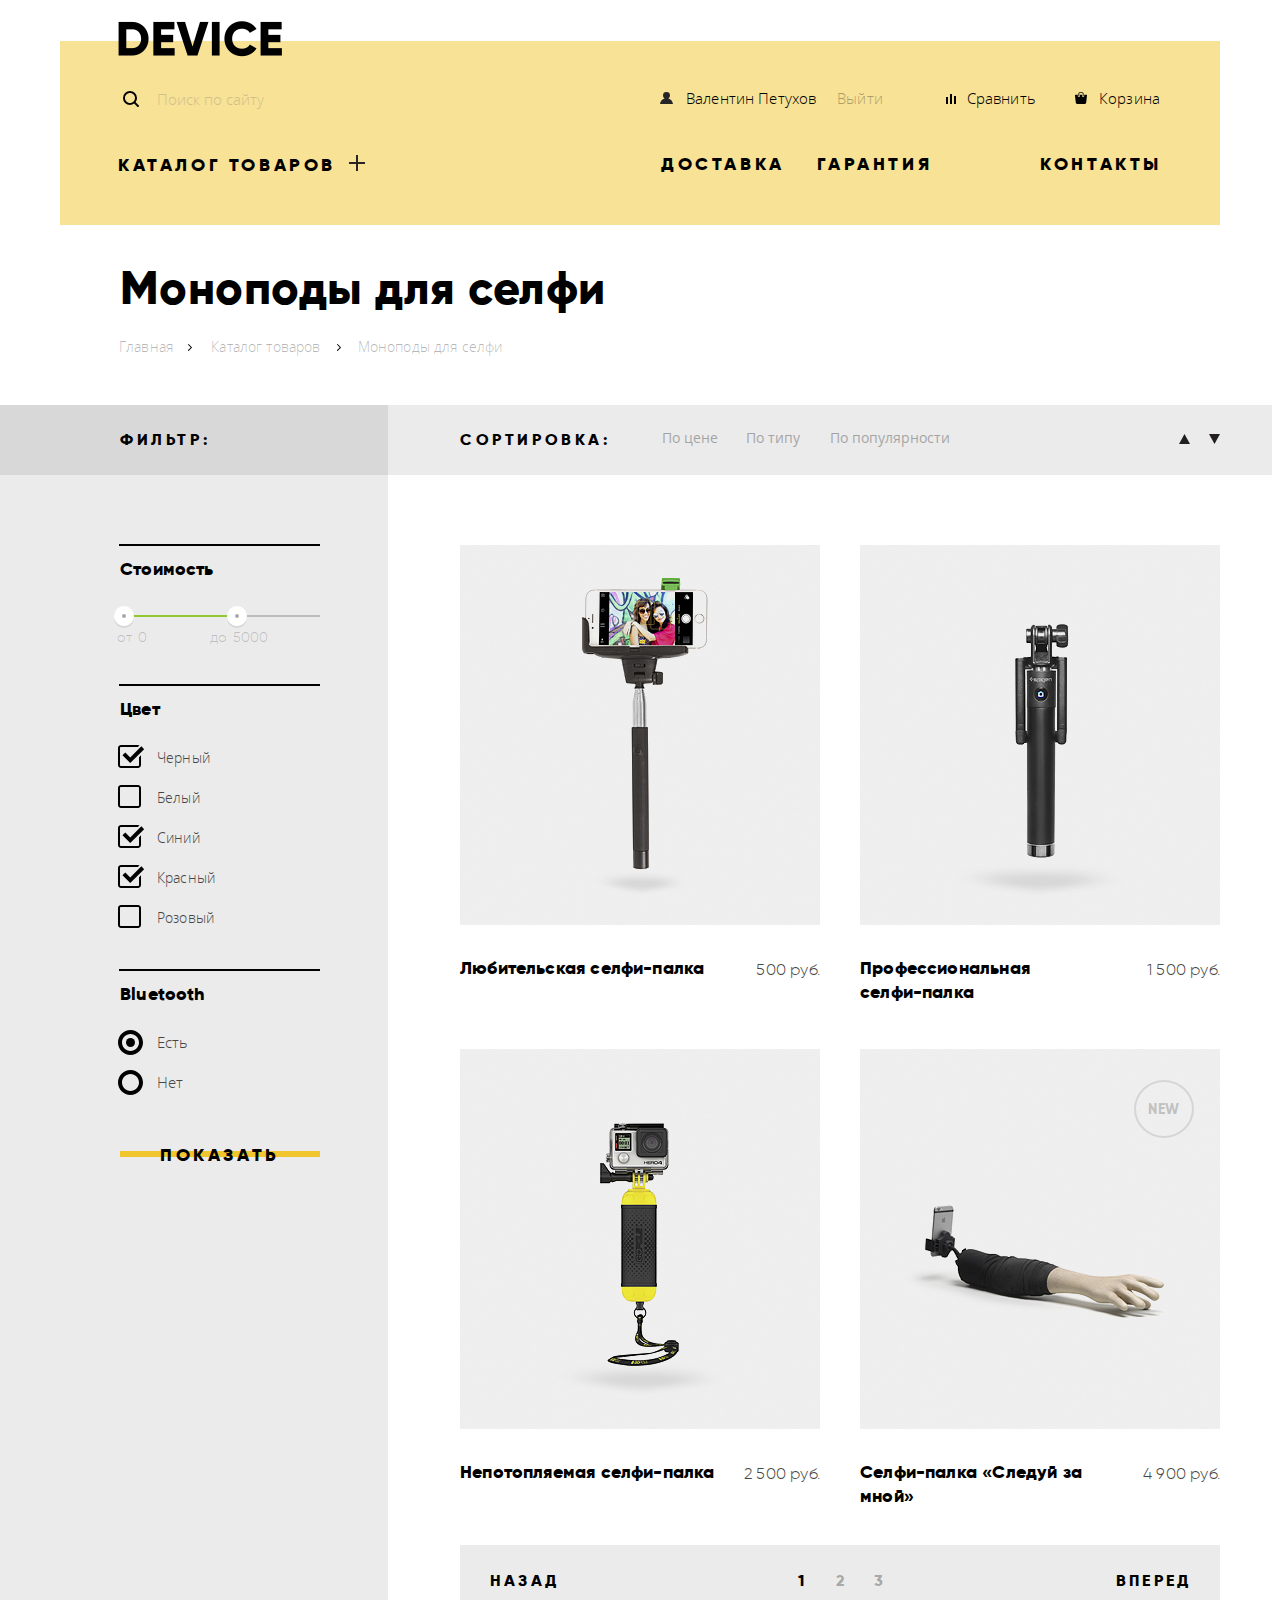
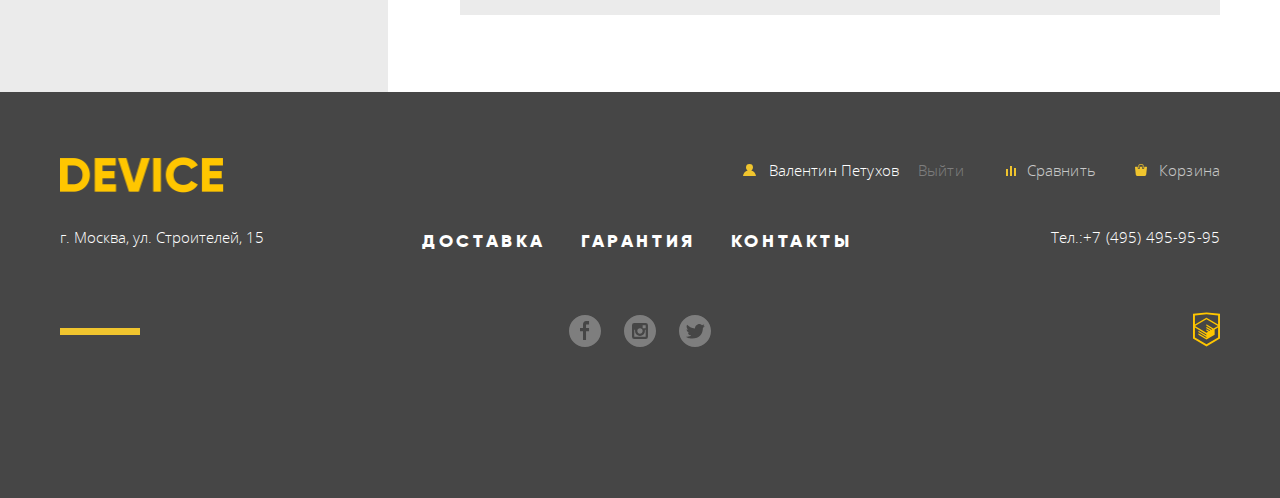
<file: catalog.html>
<!DOCTYPE html>
<html lang="ru">
  <head>
    <meta charset="utf-8">
    <title>Главная страница | Магазин для гиков Device</title>
    <link href="css/normalize.min.css" rel="stylesheet">
    <link href="css/style.min.css" rel="stylesheet">
  </head>
  <body class="page">
    <header class="header page__container">
      <nav class="navigation header__navigation header__navigation--color-yellow">
        <a class="header__logo logo--active" href="index.html">
          <img src="img/logo.png" width="164" height="36" alt="Логотип магазина Device">
        </a>
        <div class="row header__first-row">
          <form class="searching-form" action="https://echo.htmlacademy.ru" method="get">
            <p class="searching-form__content">
              <label class="hidden" for="search">Форма поиска по сайту</label> 
              <input class="searching-form__input searching-form__input--color-yellow" id="search" type="text" name="search" placeholder="Поиск по сайту">  
              <button class="button searching-form__button searching-form__button--yellow" type="submit">Найти</button> 
            </p> 
          </form>
          <ul class="user-navigation header__user-navigation">
            <li class="user-navigation__item user-navigation__item--user-name user-navigation__item--user-name-black">
              <a class="link user-navigation__link" href="#">Валентин Петухов</a>
            </li>
            <li class="user-navigation__item user-navigation__item--exit-link">
              <a class="link user-navigation__link" href="#">Выйти</a>
            </li>
            <li class="user-navigation__item user-navigation__item--compare-link user-navigation__item--compare-link-black">
              <a class="link user-navigation__link" href="#">Сравнить</a>
            </li>
            <li class="user-navigation__item user-navigation__item--basket-link user-navigation__item--basket-link-black">
              <a class="link user-navigation__link" href="#">Корзина</a>
            </li>
          </ul>
        </div>
        <ul class="site-navigation">
          <li class="site-navigation__catalog">
            <a class="link site-navigation__link--style" href="#">Каталог товаров
              <svg xmlns="http://www.w3.org/2000/svg" width="22" height="22" viewBox="-4 -6 22 22">
                <path fill="#272525" d="M16 7H9V0H7v7H0v2h7v7h2V9h7z"/>
              </svg>
            </a>
            <ul class="dropdown-menu site-navigation__dropdown-menu">
              <li class="dropdown-menu__item dropdown-menu__item--width-large">
                <a class="link dropdown-menu__link dropdown-menu__link--active" href="#">Виртуальная реальность</a>
              </li>
              <li class="dropdown-menu__item">
                <a class="link dropdown-menu__link">Моноподы для селфи</a>
              </li>
              <li class="dropdown-menu__item">
                <a class="link dropdown-menu__link dropdown-menu__link--active" href="#">Экшн-камеры</a>
              </li>
              <li class="dropdown-menu__item">
                <a class="link dropdown-menu__link dropdown-menu__link--active" href="#">Фитнес браслеты</a>
              </li>
              <li class="dropdown-menu__item dropdown-menu__item--height-large">
                <a class="link dropdown-menu__link dropdown-menu__link--active" href="#">Умные часы</a>
              </li>
              <li class="dropdown-menu__item">
                <a class="link dropdown-menu__link dropdown-menu__link--active" href="#">Квадрокоптеры</a>
              </li>
            </ul>
          </li>
          <li class="site-navigation__delivery">
            <a class="link site-navigation__link--style" href="#">Доставка</a>
          </li>
          <li class="site-navigation__guaranty">
            <a class="link site-navigation__link--style" href="#">Гарантия</a>
          </li>
          <li class="site-navigation__contacts">
            <a class="link site-navigation__link--style" href="#">Контакты</a>
          </li>
        </ul>
      </nav>
    </header>
<!--Header end-->
    <main class="main-content page__container">
      <!--Breadcrumbs-->
       <div class="breadcrumbs-container page__container">
        <h1 class="page__title">Моноподы для селфи</h1>
        <ol class="breadcrumbs">
          <li class="breadcrumbs__item">
            <a class="link link--white-light" href="index.html">Главная
              <svg xmlns="http://www.w3.org/2000/svg" width="17" height="15" viewBox="-11 -7 17 15">   
                <path d="M3.83 3.132L.861.144a.5.5 0 0 0-.713 0 .508.508 0 0 0 0 .718l2.611 2.629L.148 6.12a.51.51 0 0 0 0 .72.5.5 0 0 0 .713 0L3.83 3.852a.51.51 0 0 0 .147-.36.507.507 0 0 0-.147-.36z"/>
              </svg>  
            </a>
          </li>
          <li class="breadcrumbs__item">
            <a class="link link--white-light" href="catalog.html">Каталог товаров
              <svg xmlns="http://www.w3.org/2000/svg" width="16" height="15" viewBox="-12 -7 16 15">   
                <path d="M3.83 3.132L.861.144a.5.5 0 0 0-.713 0 .508.508 0 0 0 0 .718l2.611 2.629L.148 6.12a.51.51 0 0 0 0 .72.5.5 0 0 0 .713 0L3.83 3.852a.51.51 0 0 0 .147-.36.507.507 0 0 0-.147-.36z"/>
              </svg>
            </a>    
          </li>
          <li class="breadcrumbs__item">Моноподы для селфи</li>
        </ol>
      </div>
       <!--Breadcrumbs end-->
       <!--Catalog-->
      <div class="catalog-wrapper page_container">
       <!--Filter-->
        <section class="filter">
          <h2 class="filter__title">Фильтр:</h2>
          <form class="filter-form" method="get" action="https://echo.htmlacademy.ru">
            <fieldset class="fieldset-cost filter-form__fieldset">
              <legend class="filter-form__legend fieldset-cost__legend">Стоимость</legend>
              <div class="range filter-form__range">
                <div class="range__controls">
                  <div class="range__scale">
                    <div class="range__bar"></div>
                  </div>
                  <input class="range__input hidden" id="toggle_min_price" type="text" value="Минимальная цена">
                  <label class="toggle range__toggle-min" for="toggle_min_price"></label>
                  <input class="range__input hidden" id="toggle_max_price" type="text" value="Максимальная цена">
                  <label class="toggle range__toggle-max" for="toggle_max_price"></label>
                </div>
                <div class="price range__price-controls">
                  <label>от <input class="price__input" name="min_price" type="text" value="0"></label>
                  <label>до <input class="price__input" name="max_price" type="text" value="5000"></label>
                </div>
              </div>
            </fieldset>
            <fieldset class="fieldset-color filter-form__fieldset">
              <legend class="filter-form__legend">Цвет</legend>
              <ul class="filter-form__list">
                <li>
                  <input class="hidden fieldset-color__input filter_input_checkbox" id="black_color" type="checkbox" name="color" value="black" checked>
                  <label class="fieldset-color__label" for="black_color">Черный</label>
                </li>
                <li>
                  <input class="hidden fieldset-color__input filter_input_checkbox" id="white_color" type="checkbox" name="color" value="white">
                  <label class="fieldset-color__label" for="white_color">Белый</label>
                </li>
                <li>
                  <input class="hidden fieldset-color__input filter_input_checkbox" id="blue_color" type="checkbox" name="color" value="blue" checked>
                  <label class="fieldset-color__label" for="blue_color">Синий</label>
                </li>
                <li>
                  <input class="hidden fieldset-color__input filter_input_checkbox" id="red_color" type="checkbox" name="color" value="red" checked>
                  <label class="fieldset-color__label" for="red_color">Красный</label>
                </li>
                <li>
                  <input class="hidden fieldset-color__input filter_input_checkbox" id="pink_color" type="checkbox" name="color" value="pink">
                  <label class="fieldset-color__label" for="pink_color">Розовый</label>
                </li>
              </ul>
            </fieldset>
            <fieldset class="fieldset-bluetooth filter-form__fieldset">
              <legend class="filter-form__legend">Bluetooth</legend>
              <ul class="filter-form__list">
                <li class="fieldset-bluetooth__item">
                  <input class="hidden fieldset-bluetooth__input" id="with_bluetooth" type="radio" name="bluetooth" value="yes" checked>
                   <label class="fieldset-bluetooth__label" for="with_bluetooth">Есть</label>
                </li>
                <li class="fieldset-bluetooth__item">
                   <input class="hidden fieldset-bluetooth__input" id="without_bluetooth" type="radio" name="bluetooth" value="no">
                   <label class="fieldset-bluetooth__label" for="without_bluetooth">Нет</label>
                </li>
              </ul>
            </fieldset>
            <button class="button button--yellow button-show" type="submit">Показать</button>
          </form>
        </section>
      <!--Filter end-->
      <!--Sorting field-->

      <div class="catalog-container">
        <section class="sorting">
          <h2 class="sorting__title">Сортировка:</h2>
          <ul class="sorting__list-category">
            <li class="sorting__item">
              <a class="link link--light">По цене</a>
            </li>
            <li class="sorting__item">
              <a class="link link--light" href="#">По типу</a>
            </li> 
            <li class="sorting__item">
              <a class="link link--light" href="#">По популярности</a>
            </li>  
          </ul>
          <ul class="sorting__priority">
            <li class="sorting__priority-item">
              <a class="sorting__btn sorting__high-btn" href="#">
                <span class="hidden">Сортировать по возрастающей</span>
              </a>
            </li>
            <li class="sorting__priority-item">
              <a class="sorting__btn sorting__low-btn">
                <span class="hidden">Сортировать по убывающей</span>
              </a>
            </li>
          </ul>
        </section>
        <!--Sorting field end-->
        <!--Catalog list-->
        <section class="catalog">
          <h2 class="hidden">Каталог моноподов</h2>
          <ul class="monopods-list catalog__list">
            <li class="monopods-list-item catalog__item">
              <p class="monopods-list-item__img">
                <img src="img/monopod-amateur.jpg" width="360" height="380" alt="Любительская селфи-палка">
              </p>
              <h3 class="monopods-list-item__title">
                <a class="link" href="#">
                  <span class="monopods-list-item__category">Любительская селфи-палка</span>
                </a>  
                <span class="monopods-list-item__price">500 руб.</span>
              </h3>
              <p class="monopods-list-item__popup">
                <a class="button button-basket popup__button button--yellow" href="#">В корзину</a>
                <a class="link button-compare popup__button" href="#">Добавить к сравнению</a>
              </p>
            </li> 
            <li class="monopods-list-item">
              <p class="monopods-list-item__img">
                <img src="img/monopod-pro.jpg" width="360" height="380" alt="Профессиональная селфи-палка">
              </p>
              <h3 class="monopods-list-item__title">
                <a class="link" href="#">
                  <span class="monopods-list-item__category">Профессиональная селфи-палка</span>
                </a>
                <span class="monopods-list-item__price">1 500 руб.</span>
              </h3>
              <p class="monopods-list-item__popup">
                <a class="button button-basket popup__button button--yellow " href="#">В корзину</a>
                <a class="link button-compare popup__button" href="#">Добавить к сравнению</a>
              </p>
            </li> 
            <li class="monopods-list-item">
              <p class="monopods-list-item__img">
                <img src="img/monopod-waterproof.jpg" width="360" height="380" alt="Непотопляемая селфи-палка">
              </p>
              <h3 class="monopods-list-item__title">
                <a class="link" href="#">
                  <span class="monopods-list-item__category">Непотопляемая селфи-палка</span>
                </a>
                <span class="monopods-list-item__price">2 500 руб.</span>
              </h3>
              <p class="monopods-list-item__popup">
                <a class="button button-basket popup__button button--yellow" href="#">В корзину</a>
                <a class="link button-compare popup__button" href="#">Добавить к сравнению</a>
              </p>
            </li> 
            <li class="monopods-list-item new_article_logo" aria-label="Новинка">
              <p class="monopods-list-item__img">
                <img src="img/monopod-follow-me.jpg" width="360" height="380" alt="Селфи-палка &laquo;Следуй за мной&raquo;">
              </p>
              <h3 class="monopods-list-item__title">
                <a class="link" href="#">
                  <span class="monopods-list-item__category">Селфи-палка &laquo;Следуй за мной&raquo; </span>
                </a>
                <span class="monopods-list-item__price">4 900 руб.</span>
              </h3>          
              <p class="popup monopods-list-item__popup">
                <a class="button popup__button button-basket button--yellow" href="#">В корзину</a>
                <a class="link button-compare popup__button" href="#">Добавить к сравнению</a>
              </p>
            </li> 
          </ul>
          <!--Catalog list end-->
          <!--Pagination list-->
          
          <ul class="pagination">
            <li class="pagination-item pagination-list__prev">
              <a class="link pagination__link prev-link" href="#">Назад</a>
            </li>
            <li class="pagination-item">
              <a class="link pagination__link pagination__link--color-dark" href="#">1</a>
            </li>
            <li class="pagination-item">
              <a class="link pagination__link" href="#">2</a>
            </li>
            <li class="pagination-item">
              <a class="link pagination__link" href="#">3</a>
            </li>
            <li class="pagination-item pagination-list__next">
              <a class="link pagination__link next-link" href="#">Вперед</a>
            </li>
          </ul>
        </section>
      </div>
      </div>
    </main>
    <!--footer-->
    <footer class="main-footer">
      <div class="page__container">
      <div class="row footer__row">
        <a class="footer__logo logo--active" href="index.html">
          <img src="img/logo-yellow.png" width="164" height="36" alt="Логотип магазина Device">
        </a>
        <ul class="user-navigation footer__user-navigation">
          <li class="user-navigation__item user-navigation__item--user-name user-navigation__item--user-name-yellow">
              <a class="link user-navigation__link link--white" href="#">Валентин Петухов</a>
          </li>
          <li class="user-navigation__item user-navigation__item--exit-link">
              <a class="link user-navigation__link link--white" href="#">Выйти</a>
          </li>
          <li class="user-navigation__item user-navigation__item--compare-link user-navigation__item--compare-yellow">
            <a class="link footer__link link--white link--opacity-7" href="#">Сравнить
            </a>   
          </li>
          <li class="user-navigation__item user-navigation__item--basket-link user-navigation__item--basket-yellow"> 
            <a class="link footer__link link--white link--opacity-7" href="#">Корзина
            </a>
          </li>
        </ul>
      </div>
      <div class="row footer__row">
        <address class="adress adress--white">г. Москва, ул. Строителей, 15</address>
        <ul class="footer__services">
          <li class="footer__services-item">
            <a class="button button--white" href="#">Доставка</a>
          </li>
          <li class="footer__services-item">
            <a class="button button--white" href="#">Гарантия</a>
          </li>
          <li class="footer__services-item">
            <a class="button button--white" href="#">Контакты</a>
          </li>
        </ul>
        <a class="link link--white" href="tel:+74954959595">Тел.:+7 (495) 495-95-95</a>
      </div>
      <div class="row footer__row">
        <ul class="social-btn-list">
          <li class="social-btn-list__item">
            <a class="button button--opacity-lg" href="#">
              <img src="img/icons/icon-facebook.svg" alt="facebook" width="32" height="32">
            </a>
          </li>
          <li class="social-btn-list__item">
            <a class="button button--opacity-lg" href="#">
              <img src="img/icons/icon-instagram.svg" alt="instagram" width="32" height="32">
            </a>
          </li>
          <li class="social-btn-list__item">
            <a class="button button--opacity-lg" href="#">
              <img src="img/icons/icon-twitter.svg" alt="twitter" width="32" height="32">
            </a>
          </li>
        </ul>
        <a class="htmlacademy-logo logo--active" href="https://htmlacademy.ru/intensive/htmlcss">
           <img src="img/logo-html-academy.svg" width="27" height="35" alt="Логотип HTML Academy">
        </a>
      </div>
    </div>
  </footer>
  <!--footer end-->
    <script src="js/script.min.js"></script>
  </body>
</html>
</file>
<file: css/style.min.css>
@-webkit-keyframes bounce{0%{-webkit-transform:translateY(-2000px);transform:translateY(-2000px)}70%{-webkit-transform:translateY(30px);transform:translateY(30px)}90%{-webkit-transform:translateY(-10px);transform:translateY(-10px)}to{-webkit-transform:translateY(0);transform:translateY(0)}}@keyframes bounce{0%{-webkit-transform:translateY(-2000px);transform:translateY(-2000px)}70%{-webkit-transform:translateY(30px);transform:translateY(30px)}90%{-webkit-transform:translateY(-10px);transform:translateY(-10px)}to{-webkit-transform:translateY(0);transform:translateY(0)}}@-webkit-keyframes shake{0%,to{-webkit-transform:translateX(0);transform:translateX(0)}10%,30%,50%,70%,90%{-webkit-transform:translateX(-10px);transform:translateX(-10px)}20%,40%,60%,80%{-webkit-transform:translateX(10px);transform:translateX(10px)}}@keyframes shake{0%,to{-webkit-transform:translateX(0);transform:translateX(0)}10%,30%,50%,70%,90%{-webkit-transform:translateX(-10px);transform:translateX(-10px)}20%,40%,60%,80%{-webkit-transform:translateX(10px);transform:translateX(10px)}}@font-face{font-family:"Gilroy";src:local("Gilroy-ExtraBold"),url(../fonts/gilroyextrabold.woff2) format("woff2"),url(../fonts/gilroyextrabold.woff) format("woff");font-style:normal;font-weight:800}@font-face{font-family:"Gilroy";src:local("Gilroy-Light"),url(../fonts/gilroylight.woff2) format("woff2"),url(../fonts/gilroylight.woff) format("woff");font-style:normal;font-weight:300}@font-face{font-family:"Open Sans";src:local("OpenSans-Regular"),url(../fonts/opensans.woff2) format("woff2"),url(../fonts/opensans.woff) format("woff");font-style:normal;font-weight:400}@font-face{font-family:"Open Sans";src:local("OpenSans-Light"),url(../fonts/opensanslight.woff2) format("woff2"),url(../fonts/opensanslight.woff) format("woff");font-style:normal;font-weight:300}.page{overflow-x:hidden;margin:0;padding:0;min-width:1160px;font-family:"Open Sans","Verdana",sans-serif;font-size:15px;font-weight:300;font-style:normal;line-height:30px;letter-spacing:.15px;color:#464646;background-color:#fff}.page__container{width:1160px;margin:0 auto;padding:0}.row{display:-webkit-box;display:-ms-flexbox;display:flex;-webkit-box-pack:justify;-ms-flex-pack:justify;justify-content:space-between}.button{font-family:"Gilroy","Verdana",sans-serif;font-size:18px;font-weight:800;font-style:normal;line-height:24px;letter-spacing:3.6px;text-transform:uppercase;text-decoration:none;text-align:center;color:#000;border:0}.button--yellow{display:block;width:260px;padding-top:6px;padding-bottom:8px;background-image:-webkit-linear-gradient(#fff 16px,#f0c52e 16px,#f0c52e 22px,#fff 22px,#fff 100%);background-image:-o-linear-gradient(#fff 16px,#f0c52e 16px,#f0c52e 22px,#fff 22px,#fff 100%);background-image:linear-gradient(#fff 16px,#f0c52e 16px,#f0c52e 22px,#fff 22px,#fff 100%)}.button--yellow:hover{background:#f0c52e}.button--white:hover,.logo--active:hover{opacity:.6}.button--opacity-lg,.button--white:active,.logo--active:active{opacity:.3}.button--opacity-lg:hover{opacity:.6}.button--opacity-lg:active{opacity:.1}.link{text-decoration:none;color:#000}.button--white,.link--white{color:#fff}.link--white-light{color:rgba(0,0,0,.3)}.link--opacity-7{opacity:.7}.hidden{position:absolute;width:1px;height:1px;margin:-1px;clip:rect(0 0 0 0)}.navigation{display:-webkit-box;display:-ms-flexbox;display:flex;-webkit-box-orient:vertical;-webkit-box-direction:normal;-ms-flex-direction:column;flex-direction:column}.header__navigation{margin-top:21px;padding-bottom:45px}.header__navigation--color-yellow{background-image:-webkit-linear-gradient(#fff 20px,#f7e296 20px);background-image:-o-linear-gradient(#fff 20px,#f7e296 20px);background-image:linear-gradient(#fff 20px,#f7e296 20px)}.header__logo{margin-bottom:17px;padding-left:58px}.header__first-row{margin-bottom:34px;padding:0 60px}.searching-form__content{position:relative;margin:0;padding:0}.searching-form__content::before{content:"";position:absolute;top:8px;left:3px;z-index:2;width:25px;height:25px;background-image:url(../img/icons/icon-search.svg);background-repeat:no-repeat;background-position:0 0}.searching-form__input{width:317px;padding-left:37px;font-size:15px;font-weight:300;line-height:30px}.searching-form__input--color-yellow{background-color:#f7e296;opacity:.3;border:0}.searching-form__button{position:absolute;top:-9px;left:355px;display:none;padding:8px 18px;font-family:"Open Sans","Verdana",sans-serif;font-size:15px;font-weight:300;text-transform:none;line-height:30px;letter-spacing:.15px}.searching-form__button::before{content:"";position:absolute;right:0;bottom:-2px;display:none;width:440px;height:2px;background-color:#000;pointer-events:none}.searching-form__button--yellow{background-color:#f7e296;border:2px solid #000}.searching-form input:focus+.searching-form__button::before,.searching-form__button:active,.searching-form__button:active::before,.searching-form__button:hover,.searching-form__button:hover::before,.searching-form__input:focus+.searching-form__button{display:block;outline:0}.searching-form__button:hover{color:#fff;background-color:#000}.searching-form__button:active{color:rgba(255,255,255,.3);background-color:#000}.user-navigation{display:-webkit-box;display:-ms-flexbox;display:flex;-webkit-box-pack:justify;-ms-flex-pack:justify;justify-content:space-between;-ms-flex-wrap:wrap;flex-wrap:wrap;margin:0;padding:0;list-style:none}.header__user-navigation{min-width:494px}.user-navigation__item{position:relative;max-width:300px;margin-right:10px}.user-navigation__item:last-child{margin-right:0}.user-navigation__item--user-name{position:relative;margin-right:auto;padding-left:20px}.user-navigation__item--basket-link-black::before,.user-navigation__item--compare-link-black::before,.user-navigation__item--login-link-black::before,.user-navigation__item--user-name-black::before{content:"";position:absolute;top:7px;left:-7px;width:15px;height:15px;background-image:url(../img/icons/icon-user.svg);background-repeat:no-repeat;background-position:center}.user-navigation__item--exit-link{padding-right:30px;opacity:.3}.user-navigation__item--login-link{position:relative;margin-right:auto;padding-left:20px}.user-navigation__item--compare-link{position:relative;margin-left:auto;padding-left:23px;padding-right:53px}.user-navigation__item--basket-link-black::before,.user-navigation__item--compare-link-black::before{top:8px;left:0;background-image:url(../img/icons/icon-compare.svg)}.user-navigation__item--basket-link-black::before{top:7px;left:-25px;background-image:url(../img/icons/icon-cart.svg)}.user-navigation__link:hover{opacity:.6}.user-navigation__link:active{opacity:.3}.site-navigation{position:relative;display:-webkit-box;display:-ms-flexbox;display:flex;-webkit-box-pack:justify;-ms-flex-pack:justify;justify-content:space-between;-ms-flex-wrap:wrap;flex-wrap:wrap;margin:0 58px;padding:0;list-style:none}.site-navigation__catalog{-webkit-box-flex:9;-ms-flex-positive:9;flex-grow:9}.site-navigation__delivery{-webkit-box-flex:1;-ms-flex-positive:1;flex-grow:1}.site-navigation__guaranty{-webkit-box-flex:3.3;-ms-flex-positive:3.3;flex-grow:3.3}.site-navigation__contacts{-webkit-box-flex:0;-ms-flex-positive:0;flex-grow:0;margin-right:0}.site-navigation__link--style{font-family:"Gilroy","Verdana",sans-serif;font-size:18px;font-weight:800;font-style:normal;line-height:24px;letter-spacing:3.6px;text-transform:uppercase;color:#000}.site-navigation__dropdown-menu{position:absolute;left:-58px}.dropdown-menu{display:-webkit-box;display:-ms-flexbox;display:flex;-webkit-box-orient:vertical;-webkit-box-direction:normal;-ms-flex-direction:column;flex-direction:column;-ms-flex-line-pack:start;align-content:flex-start;-ms-flex-wrap:wrap;flex-wrap:wrap;width:1160px;height:141px;padding:17px 0 0;visibility:collapse;overflow:hidden;list-style:none;background-color:#f7e296}.dropdown-menu__item{width:160px;margin-left:60px;margin-right:-21px}.dropdown-menu__item--width-large{width:200px}.dropdown-menu__item--height-large{height:100px}.dropdown-menu__link{font-family:"Open Sans","Verdana",sans-serif;font-size:15px;font-weight:300;font-style:normal;text-transform:none;line-height:36px;letter-spacing:.18px;color:#464646}.dropdown-menu__link--active:hover{opacity:.6}.dropdown-menu__link--active:active{opacity:.3}.site-navigation__catalog:hover .dropdown-menu{z-index:3;visibility:visible}.slider,.slider-list{position:relative}.slider-list{z-index:1;display:-webkit-box;display:-ms-flexbox;display:flex;-webkit-box-orient:vertical;-webkit-box-direction:normal;-ms-flex-direction:column;flex-direction:column;margin-bottom:105px;padding-top:4px;list-style:none;background-image:-webkit-linear-gradient(#f7e296 114px,#fff 114px);background-image:-o-linear-gradient(#f7e296 114px,#fff 114px);background-image:linear-gradient(#f7e296 114px,#fff 114px)}.slider-item{display:none;-webkit-box-pack:justify;-ms-flex-pack:justify;justify-content:space-between;margin:0}.slider-item-bracelets,.slider-item-monopods{display:none;margin-right:61px}.slider-item-quadcopter{display:none;margin-right:20px}.slider-wrapper{position:relative;padding-top:31px}.slider-item-bracelets__slider-wrapper{padding-right:50px}.slider-item-quadcopter__slider-wrapper{margin-left:43px}.slider-number{position:absolute;top:-15px;right:-18px;z-index:-1;font-family:"Gilroy","Verdana",sans-serif;font-size:179px;font-weight:800;font-style:normal;line-height:179px;letter-spacing:3.6px;text-transform:uppercase;color:#fff}.slider-item-quadcopter__slider-number{right:34px}.slider-item-monopods__img{margin-left:91px}.slider-item-bracelets__img{margin-left:117px;margin-top:10px}.slider-item-quadcopter__img{margin-left:31px;margin-top:64px}.slider-title{display:block;width:420px;margin-bottom:20px;font-family:"Gilroy","Verdana",sans-serif;font-size:47px;font-weight:800;font-style:normal;line-height:56px;letter-spacing:.69px;color:#000}.slide-title--lg{width:550px}.slider-number::before{content:"";position:absolute;top:51px;left:-328px;display:block;width:100px;height:7px;background:#fff}.slider-item-bracelets__slider-number::before,.slider-item-quadcopter__slider-number::before{left:-303px}.slider-text{width:500px;margin-bottom:-16px;letter-spacing:.19px}.slider-text--width-s{width:450px}.slider-text--width-sm{width:455px}.button-promo{display:block;width:220px;margin-left:1px;margin-top:60px;margin-bottom:47px;padding-left:1px;padding-top:8px;padding-bottom:8px;text-align:center;letter-spacing:3.6px;background-image:-webkit-gradient(linear,left top,left bottom,color-stop(35%,#fff),color-stop(35%,#f0c52e),color-stop(55%,#f0c52e),color-stop(55%,#fff),to(#fff));background-image:-webkit-linear-gradient(#fff 35%,#f0c52e 35%,#f0c52e 55%,#fff 55%,#fff 100%);background-image:-o-linear-gradient(#fff 35%,#f0c52e 35%,#f0c52e 55%,#fff 55%,#fff 100%);background-image:linear-gradient(#fff 35%,#f0c52e 35%,#f0c52e 55%,#fff 55%,#fff 100%)}.slider-table{border-spacing:0}.slider-table__value{font-family:"Gilroy","Verdana",sans-serif;font-size:36px;font-weight:300;font-style:normal;line-height:48px;letter-spacing:.36px;color:#000}.slider-tabel__cell{padding-left:75px}.slider-tabel__cell--width-m{padding-left:45px}.slider-tabel__cell--tall{padding-top:7px}.slider-table__property{font-family:"Open Sans","Verdana",sans-serif;font-size:13px;font-weight:300;font-style:normal;line-height:20px;letter-spacing:.13px}.slider-btn-list{position:absolute;bottom:148px;right:22px;z-index:3;display:-webkit-box;display:-ms-flexbox;display:flex;width:150px;list-style:none}.slider-btn{display:block;width:13px;height:13px;padding-left:20px;background-image:url(../img/slider-button-empty.svg);background-repeat:no-repeat;background-position:center;background-size:contain}.slider-btn-1:checked~.slider-btn-list .slider-btn-1,.slider-btn-2:checked~.slider-btn-list .slider-btn-2,.slider-btn-3:checked~.slider-btn-list .slider-btn-3{background-image:url(../img/slider-button.svg)}.slider-btn-1:checked~.slider-list .slider-item-monopods,.slider-btn-2:checked~.slider-list .slider-item-bracelets,.slider-btn-3:checked~.slider-list .slider-item-quadcopter{display:-webkit-box;display:-ms-flexbox;display:flex}.goods-category-list{display:-webkit-box;display:-ms-flexbox;display:flex;-ms-flex-wrap:wrap;flex-wrap:wrap;width:1160px;margin:0 auto 70px;padding:0;list-style:none}.goods-category-list__item{font-family:"Gilroy","Verdana",sans-serif;font-size:18px;font-weight:800;font-style:normal;line-height:24px;letter-spacing:.18px;color:#000;width:160px;margin-right:40px;margin-bottom:10px}.goods-category-list__item:nth-child(6n){margin-right:0}.goods-category-list__item:nth-child(2) p{width:100px}.goods-category-list__description{margin:28px 0 0}.goods-category-list__img{background-color:#f7e296}.goods-category__link:hover .goods-category-list__img{background-color:#f0c52e}.goods-category__link:active .goods-category-list__description{opacity:.3}.goods-category__link:active g{fill:rgba(54,54,54,.3)}.services,.services-menu{display:-webkit-box;display:-ms-flexbox;display:flex}.services,.services::after,.services::before{background-image:-webkit-linear-gradient(#fff 100px,#e5e5e5 100px,#e5e5e5 100%);background-image:-o-linear-gradient(#fff 100px,#e5e5e5 100px,#e5e5e5 100%);background-image:linear-gradient(#fff 100px,#e5e5e5 100px,#e5e5e5 100%)}.services{margin-bottom:95px;padding-bottom:68px;position:relative}.services::after,.services::before{content:"";position:absolute;height:100%}.services::before{right:1160px;width:calc((100vw - 1160px)/2);width:-webkit-calc((100vw - 1160px)/2)}.services::after{left:1160px;width:calc((100vw - 1177px)/2);width:-webkit-calc((100vw - 1177px)/2)}.services-menu{-webkit-box-orient:vertical;-webkit-box-direction:normal;-ms-flex-direction:column;flex-direction:column;width:277px;min-height:319px;margin:0;padding:0;border-right:7px solid #000}.button-services{display:block;width:160px;height:32px;margin-bottom:25px;padding-top:8px;padding-left:1px;text-align:center;background-image:-webkit-linear-gradient(transparent 15px,#f0c52e 15px,#f0c52e 23px,transparent 23px);background-image:-o-linear-gradient(transparent 15px,#f0c52e 15px,#f0c52e 23px,transparent 23px);background-image:linear-gradient(transparent 15px,#f0c52e 15px,#f0c52e 23px,transparent 23px)}.button-services:first-child{margin-top:81px}.button-services:last-child{margin-bottom:69px}.button-services:hover{background:#f0c52e}.btn-credit:checked~.services-menu .button-credit,.btn-delivery:checked~.services-menu .button-delivery,.btn-guarantee:checked~.services-menu .button-guarantee{color:#f7e184;-webkit-box-shadow:120px 0 0 0 #000;box-shadow:120px 0 0 0 #000;background:#000}.btn-credit:checked~.services-list .services-list__credit,.btn-delivery:checked~.services-list .services-list__delivery,.btn-guarantee:checked~.services-list .services-list__guarantee{display:block}.services-list{position:relative;margin:0;padding:0}.services-item{display:none;width:750px;min-height:220px;padding-top:40px}.services-list__delivery{padding-left:110px;background-image:url(../img/delivery.svg);background-repeat:no-repeat;background-position:674px 86px}.services-list__credit,.services-list__guarantee{padding-left:109px;background-image:url(../img/warranty.svg);background-repeat:no-repeat;background-position:659px 62px}.services-list__credit{background-image:url(../img/credit.svg);background-position:649px 62px}.services-item__title{font-family:"Gilroy","Verdana",sans-serif;font-size:47px;font-weight:800;font-style:normal;letter-spacing:.65px;line-height:48px;word-wrap:break-word;color:#000;width:435px;margin-top:34px;margin-bottom:31px;padding-left:8px}.services-item__text{width:435px;padding-left:6px;letter-spacing:.3px}.services-item__text--width{width:450px}.brands{margin-bottom:88px}.brands-list{display:-webkit-box;display:-ms-flexbox;display:flex;-ms-flex-wrap:wrap;flex-wrap:wrap;margin:0;padding:0;list-style:none}.brands-list__item{margin-right:39px;margin-bottom:10px}.brands-list__item:nth-child(4n){margin-right:0}.brands-list__link{display:block;width:260px;height:100px}.brands-list__link--dji-logo{background-image:url(../img/logo-dji-grey.png)}.brands-list__link--sp-gadgets-logo{background-image:url(../img/logo-sp-gadgets-grey.png)}.brands-list__link--go-pro-logo{background-image:url(../img/logo-go-pro-grey.png)}.brands-list__link--vive-logo{padding-left:2px;background-image:url(../img/logo-vive-grey.jpg)}.brands-list__link--dji-logo:hover{background-image:url(../img/logo-dji.jpg)}.brands-list__link--sp-gadgets-logo:hover{background-image:url(../img/logo-sp-gadgets.jpg)}.brands-list__link--go-pro-logo:hover{background-image:url(../img/logo-go-pro.jpg)}.brands-list__link--vive-logo:hover{background-image:url(../img/logo-vive.jpg)}.device-information{display:-webkit-box;display:-ms-flexbox;display:flex;-webkit-box-pack:justify;-ms-flex-pack:justify;justify-content:space-between;margin-bottom:81px}.device-information__section--width-s{width:500px}.device-information__section--width-m{width:560px}.device-information__list,.device-information__title{font-family:"Gilroy","Verdana",sans-serif;font-weight:800;font-style:normal;color:#000}.device-information__title{position:relative;letter-spacing:.47px;margin-bottom:42px;margin-left:-2px;font-size:47px;line-height:48px}.device-information__title::before{content:"";position:absolute;top:-52px;display:block;width:80px;height:7px;background:#000}.device-information__list{font-size:16px;line-height:40px;margin-top:64px;margin-bottom:58px;margin-left:-4px;list-style:none}.device-information__list-item{position:relative}.device-information__list-item::before{content:"";position:absolute;top:50%;left:-34px;width:4px;height:4px;margin-top:-4px;border:2px solid #e5e5e5;border-radius:50%;background:0 0}.device-information__text{width:487px;margin-bottom:31px;font-family:"Open Sans","Verdana",sans-serif;font-weight:300;font-size:15px;line-height:30px}.device-information__text--position{margin-left:-2px;margin-bottom:39px}.device-information__text--width-lg{width:540px}.device-information__map-img{display:block;margin-bottom:63px}.main-footer{width:auto;min-height:323px;margin:0;padding:57px 0 2%;background-color:#464646}.footer__row{min-height:60px;margin-bottom:13px}.footer__logo{padding-top:8px}.footer__user-navigation{padding-top:6px;min-width:319px}.footer__link:hover{opacity:1}.footer__link:active{opacity:.3}.user-navigation__item--user-name-yellow{padding-right:19px}.user-navigation__item--basket-yellow::before,.user-navigation__item--compare-yellow::before,.user-navigation__item--login-yellow::before,.user-navigation__item--user-name-yellow::before{content:"";position:absolute;top:7px;left:-7px;width:15px;height:15px;background-image:url(../img/icons/icon-user-yellow.svg);background-repeat:no-repeat;background-position:center}.user-navigation__item--basket-yellow::before,.user-navigation__item--compare-yellow::before{top:8px;left:0;background-image:url(../img/icons/icon-compare-yellow.svg)}.user-navigation__item--basket-yellow::before{top:7px;left:-25px;background-image:url(../img/icons/icon-cart-yellow.svg)}.adress{position:relative;max-width:250px;font-style:normal;letter-spacing:normal}.adress--white{color:#fff}.adress::before{content:"";position:absolute;top:106px;display:block;width:80px;height:7px;background:#f0c52e}.footer__services{display:-webkit-box;display:-ms-flexbox;display:flex;-ms-flex-wrap:wrap;flex-wrap:wrap;width:510px;margin:0 auto;list-style:none}.footer__services-item{margin-right:35px;padding-top:4px}.social-btn-list{display:-webkit-box;display:-ms-flexbox;display:flex;-ms-flex-wrap:wrap;flex-wrap:wrap;max-width:200px;margin:0 auto;padding:20px 0 20px 35px;list-style:none}.social-btn-list__item{width:40px;margin-right:15px;background:0 0}.social-btn-list__item:last-child{margin-right:0}.htmlacademy-logo{margin-top:17px}.modal{position:fixed;left:50%;z-index:6;display:none;width:960px;margin-left:-480px;background:#fff;-webkit-box-shadow:0 0 20px 10px rgba(4,6,6,.2);box-shadow:0 0 20px 10px rgba(4,6,6,.2)}.modal-show{display:block;-webkit-animation:bounce .6s;animation:bounce .6s}.modal-error{-webkit-animation:shake .6s;animation:shake .6s}.modal-write-us{top:60px;min-height:550px}.modal__form{-ms-flex-wrap:wrap;flex-wrap:wrap;margin-bottom:72px}.modal-form__item,.modal-form__wrapper,.modal__form{display:-webkit-box;display:-ms-flexbox;display:flex}.modal-form__wrapper{-webkit-box-pack:justify;-ms-flex-pack:justify;justify-content:space-between;margin:0 auto 8px;width:760px}.modal-form__item{-ms-flex-wrap:wrap;flex-wrap:wrap;width:360px;height:75px;margin-top:94px;padding:0}.modal-form__item--width-lg{width:760px;height:auto;margin:0}.modal-form__input,.modal-form__textarea{font-size:14px;line-height:18px;color:rgba(70,70,70,.4);opacity:.5;background-color:#f2f2f2;border:0}.modal-form__input{-webkit-box-sizing:border-box;box-sizing:border-box;width:360px;min-height:50px;margin-top:6px;padding:0 0 0 20px}.modal-form__label{font-family:"Gilroy","Verdana",sans-serif;font-size:18px;font-weight:800;font-style:normal;line-height:24px;color:#000}.modal-form__textarea{width:760px;min-height:140px;margin-top:9px;padding-top:13px;padding-left:19px}.btn-modal-write-us-submit{display:block;width:200px;height:35px;margin-top:20px;padding:5px;background-color:transparent;background-image:-webkit-linear-gradient(transparent 14px,#f0c52e 14px,#f0c52e 20px,transparent 20px,transparent 100%);background-image:-o-linear-gradient(transparent 14px,#f0c52e 14px,#f0c52e 20px,transparent 20px,transparent 100%);background-image:linear-gradient(transparent 14px,#f0c52e 14px,#f0c52e 20px,transparent 20px,transparent 100%)}.modal-map{top:60px}.modal-map__iframe{position:relative;z-index:7;width:960px;height:559px;border:0}.modal-map__item{position:absolute;top:0;left:0;z-index:1;margin:0}.modal-map__img{margin-bottom:-10px}.modal-form__input:hover,.modal-form__textarea:hover{color:rgba(70,70,70,.4);opacity:.8;background-color:#eaeaea}.modal-form__input:focus,.modal-form__textarea:focus{color:#464646;background-color:rgba(255,255,255,.5);outline:3px solid #f7e296}.modal-form__input:invalid{color:rgba(70,70,70,.4);background-color:rgba(246,218,218,.5)}.button-map-close,.button-modal-close{position:absolute;top:22px;right:22px;z-index:8;width:55px;height:55px;font-size:0;opacity:.5;background-image:url(../img/modal-close.svg);background-color:#fff;border-radius:50%;border:0}.button-map-close:hover,.button-modal-close:hover{opacity:1}.button-map-close:active,.button-modal-close:active{opacity:.3}.breadcrumbs-container{display:-webkit-box;display:-ms-flexbox;display:flex;-webkit-box-orient:vertical;-webkit-box-direction:normal;-ms-flex-direction:column;flex-direction:column;margin-bottom:46px}.page__title{font-family:"Gilroy","Verdana",sans-serif;font-size:47px;font-weight:800;font-style:normal;line-height:48px;letter-spacing:.47px;color:#000;margin-bottom:0;padding-left:60px;padding-top:8px}.breadcrumbs{display:-webkit-box;display:-ms-flexbox;display:flex;-ms-flex-wrap:wrap;flex-wrap:wrap;margin:0;padding:23px 0 0 59px;color:rgba(0,0,0,.3);list-style:none}.breadcrumbs__item{min-width:70px;margin-right:17px;font-size:14px;line-height:24px}.link--white-light:hover{color:#000}.link--white-light:active{color:rgba(0,0,0,.1)}.catalog-container,.catalog-wrapper{display:-webkit-box;display:-ms-flexbox;display:flex}.catalog-wrapper{position:relative}.catalog-wrapper::before{content:"";position:absolute;right:832px;z-index:-1;width:100vw;height:100%;background-color:rgba(0,0,0,.08)}.catalog-container{-webkit-box-orient:vertical;-webkit-box-direction:normal;-ms-flex-direction:column;flex-direction:column;min-width:830px}.filter{width:205px;min-height:1283px;margin-bottom:3px;padding-left:60px;padding-right:65px}.filter__title{font-family:"Gilroy","Verdana",sans-serif;font-size:16px;font-weight:800;font-style:normal;line-height:24px;letter-spacing:3.6px;text-transform:uppercase;color:#000;margin-top:23px;padding:0}.filter-form{margin-top:105px}.filter-form__fieldset{margin:0 0 20px;padding:0;border:0}.filter-form__legend::before{content:"";position:absolute;top:-13px;left:-1px;display:block;width:201px;height:2px;background:#000}.filter-form__fieldset:first-child{position:relative;margin-bottom:48px}.fieldset-cost__legend{margin-bottom:15px}.filter-form__legend{position:relative;font-family:"Gilroy","Verdana",sans-serif;font-size:18px;font-weight:800;font-style:normal;line-height:24px;letter-spacing:.18px;color:#000}.filter-form__range{width:200px;margin-top:0}.range__controls{position:relative;height:30px;margin:19px 0 0}.range__scale{height:2px;background:rgba(0,0,0,.2)}.range__bar{width:60%;height:2px;background:#91c92f}.range__price-controls{margin-top:-20px;margin-left:-3px;font-family:"Gilroy","Verdana",sans-serif;font-size:14px;font-weight:300;line-height:24px;color:rgba(0,0,0,.2)}.toggle{position:absolute;bottom:16px;display:block;width:20px;height:23px;background-image:url(../img/filter-button.svg);background-repeat:no-repeat;background-size:auto;background-color:transparent;border:0;cursor:pointer}.range__toggle-min{left:-6px}.range__toggle-max{left:107px}.toggle:active{width:21px;height:24px;background-size:cover}.range__input:focus+.toggle{-webkit-box-shadow:0 0 3px 3px #68a4f1;box-shadow:0 0 3px 3px #68a4f1;border-radius:2px}.price__input{width:40px;margin-right:25px;color:rgba(0,0,0,.2);border:0;background-color:transparent}.filter-form__list{margin:0;padding:17px 0 0;list-style:none}.fieldset-color__label{outline:inherit;display:block;width:200px;margin-left:-2px;padding-left:39px;font-size:14px;line-height:40px;background-image:url(../img/checkbox-off.svg);background-repeat:no-repeat;background-position:0 7px}.fieldset-color__input:checked+.fieldset-color__label{background-image:url(../img/checkbox-on.svg)}.fieldset-bluetooth__input:checked+.fieldset-bluetooth__label:hover,.fieldset-bluetooth__label:hover,.fieldset-color__input:checked+.fieldset-color__label:hover,.fieldset-color__label:hover{opacity:.6}.fieldset-bluetooth__input:focus+.fieldset-bluetooth__label,.fieldset-color__input:focus+.fieldset-color__label{-webkit-box-shadow:0 0 3px 3px #68a4f1;box-shadow:0 0 3px 3px #68a4f1;border-radius:2px}.filter input:disabled+label{opacity:.25}.filter-form__fieldset:nth-child(2){margin-bottom:44px}.fieldset-bluetooth__item{margin-bottom:6px}.fieldset-bluetooth__label{display:block;width:200px;margin-left:-2px;padding-left:39px;padding-top:4px;background-image:url(../img/radio-off.svg);background-repeat:no-repeat;background-position:0 7px}.fieldset-bluetooth__input:checked+.fieldset-bluetooth__label{background-image:url(../img/radio-on.svg)}.button-show{display:block;width:200px;height:35px;margin-top:34px;padding:5px;background-color:transparent;background-image:-webkit-linear-gradient(transparent 14px,#f0c52e 14px,#f0c52e 20px,transparent 20px,transparent 100%);background-image:-o-linear-gradient(transparent 14px,#f0c52e 14px,#f0c52e 20px,transparent 20px,transparent 100%);background-image:linear-gradient(transparent 14px,#f0c52e 14px,#f0c52e 20px,transparent 20px,transparent 100%)}.sorting{position:relative;display:-webkit-box;display:-ms-flexbox;display:flex;-webkit-box-orient:horizontal;-webkit-box-direction:normal;-ms-flex-direction:row;flex-direction:row;-webkit-box-pack:justify;-ms-flex-pack:justify;justify-content:space-between;min-height:70px;background-color:rgba(0,0,0,.08)}.sorting::after,.sorting::before{content:"";position:absolute;height:100%;background-color:rgba(0,0,0,.08)}.sorting::before{right:830px;width:100vw}.sorting::after{left:830px;width:calc((100vw - 1177px)/2);width:-webkit-calc((100vw - 1177px)/2)}.sorting__title{font-family:"Gilroy","Verdana",sans-serif;font-size:16px;font-weight:800;font-style:normal;line-height:24px;letter-spacing:3.6px;text-transform:uppercase;color:#000;margin-top:23px;margin-right:50px;padding-left:70px}.sorting__list-category{display:-webkit-box;display:-ms-flexbox;display:flex;-ms-flex-wrap:wrap;flex-wrap:wrap;margin:24px auto 0 0;padding:0;list-style:none}.link--light,.sorting__item{font-size:14px;letter-spacing:0;color:#000}.link--light{background-color:transparent;border:0;opacity:.3}.sorting__item{min-width:58px;margin-right:25px;padding-left:1px;font-weight:400;line-height:18px}.sorting__item:last-child{margin-right:0}.link--light:hover{opacity:.6}.link--light:active{opacity:1}.sorting__priority{display:-webkit-box;display:-ms-flexbox;display:flex;list-style:none}.sorting__priority-item{padding-top:11px;margin-left:13px}.sorting__btn{display:block;width:15px;height:15px}.sorting__high-btn,.sorting__low-btn{background-image:url(../img/icons/icon-up-dir.svg);background-repeat:no-repeat;background-position:center}.sorting__low-btn{background-image:url(../img/icons/icon-down-dir.svg);background-position:4px}.catalog{padding:0 0 0 50px}.catalog__list{display:-webkit-box;display:-ms-flexbox;display:flex;-ms-flex-wrap:wrap;flex-wrap:wrap;-webkit-box-pack:justify;-ms-flex-pack:justify;justify-content:space-between;width:800px;margin:55px 0 7px;padding:0;list-style:none}.monopods-list-item{position:relative;width:360px;margin:0 20px 30px}.monopods-list-item__img{margin-bottom:22px}.monopods-list-item__popup{position:absolute;top:0;left:0;width:360px;height:206px;padding-top:174px;opacity:.001}.popup__button{display:block;width:200px;margin-left:auto;margin-right:auto}.button-basket{background-image:-webkit-linear-gradient(transparent 13px,#f0c52e 13px,#f0c52e 21px,transparent 21px,transparent 100%);background-image:-o-linear-gradient(transparent 13px,#f0c52e 13px,#f0c52e 21px,transparent 21px,transparent 100%);background-image:linear-gradient(transparent 13px,#f0c52e 13px,#f0c52e 21px,transparent 21px,transparent 100%)}.button-compare{text-align:center;font-size:13px;line-height:36px;opacity:.5}.monopods-list-item__popup:hover{opacity:1;background:rgba(255,255,255,.7)}.monopods-list-item__title{display:-webkit-box;display:-ms-flexbox;display:flex;-webkit-box-pack:justify;-ms-flex-pack:justify;justify-content:space-between;margin:0;line-height:24px}.monopods-list-item__price{font-family:"Gilroy","Verdana",sans-serif;font-size:16px;font-weight:300;font-style:normal;line-height:24px;letter-spacing:.2px;color:#464646;margin-top:2px}.monopods-list-item:last-child{position:relative}.monopods-list-item__category,.new_article_logo::before{display:block;font-family:"Gilroy","Verdana",sans-serif;font-weight:800;line-height:24px}.new_article_logo::before{content:"NEW";position:absolute;top:46px;right:26px;z-index:1;padding:16px 12px 14px;color:rgba(0,0,0,.2);border:2px solid rgba(0,0,0,.1);border-radius:50%;font-size:14px;letter-spacing:.7px}.monopods-list-item__category{max-width:260px;font-size:18px;font-style:normal;letter-spacing:.18px;color:#000}.monopods-list-item:nth-child(2) .monopods-list-item__category{width:220px}.button-compare:hover{opacity:1}.button-compare:active{opacity:.2}.pagination{display:-webkit-box;display:-ms-flexbox;display:flex;-webkit-box-pack:justify;-ms-flex-pack:justify;justify-content:space-between;-ms-flex-wrap:wrap;flex-wrap:wrap;width:760px;margin:0 0 77px 20px;padding:0;list-style:none;background-color:#ebebeb}.pagination__link{display:block;margin-top:4px;font-family:"Gilroy","Verdana",sans-serif;font-size:16px;font-weight:800;font-style:normal;line-height:24px;letter-spacing:3.2px;text-transform:uppercase;color:rgba(0,0,0,.3)}.pagination__link:hover{color:rgba(0,0,0,.6)}.pagination__link--color-dark,.pagination__link--color-dark:hover,.pagination__link:active{color:#000}.prev-link{padding-left:30px;color:#000}.next-link{padding-left:33px;color:#000}.pagination-item:not(:first-child):not(:last-child){width:13px;margin-right:10px;margin-left:15px;padding-top:20px}.pagination-list__prev{width:137px;min-height:50px;margin-right:auto;padding-top:20px}.pagination-list__next{width:137px;min-height:50px;margin-left:auto;padding-top:20px;padding-right:0}.pagination-list__next:hover,.pagination-list__prev:hover{background-color:#d9d9d9}.pagination-list__next:active,.pagination-list__prev:active{color:rgba(0,0,0,.3);background-color:#d9d9d9}
</file>
